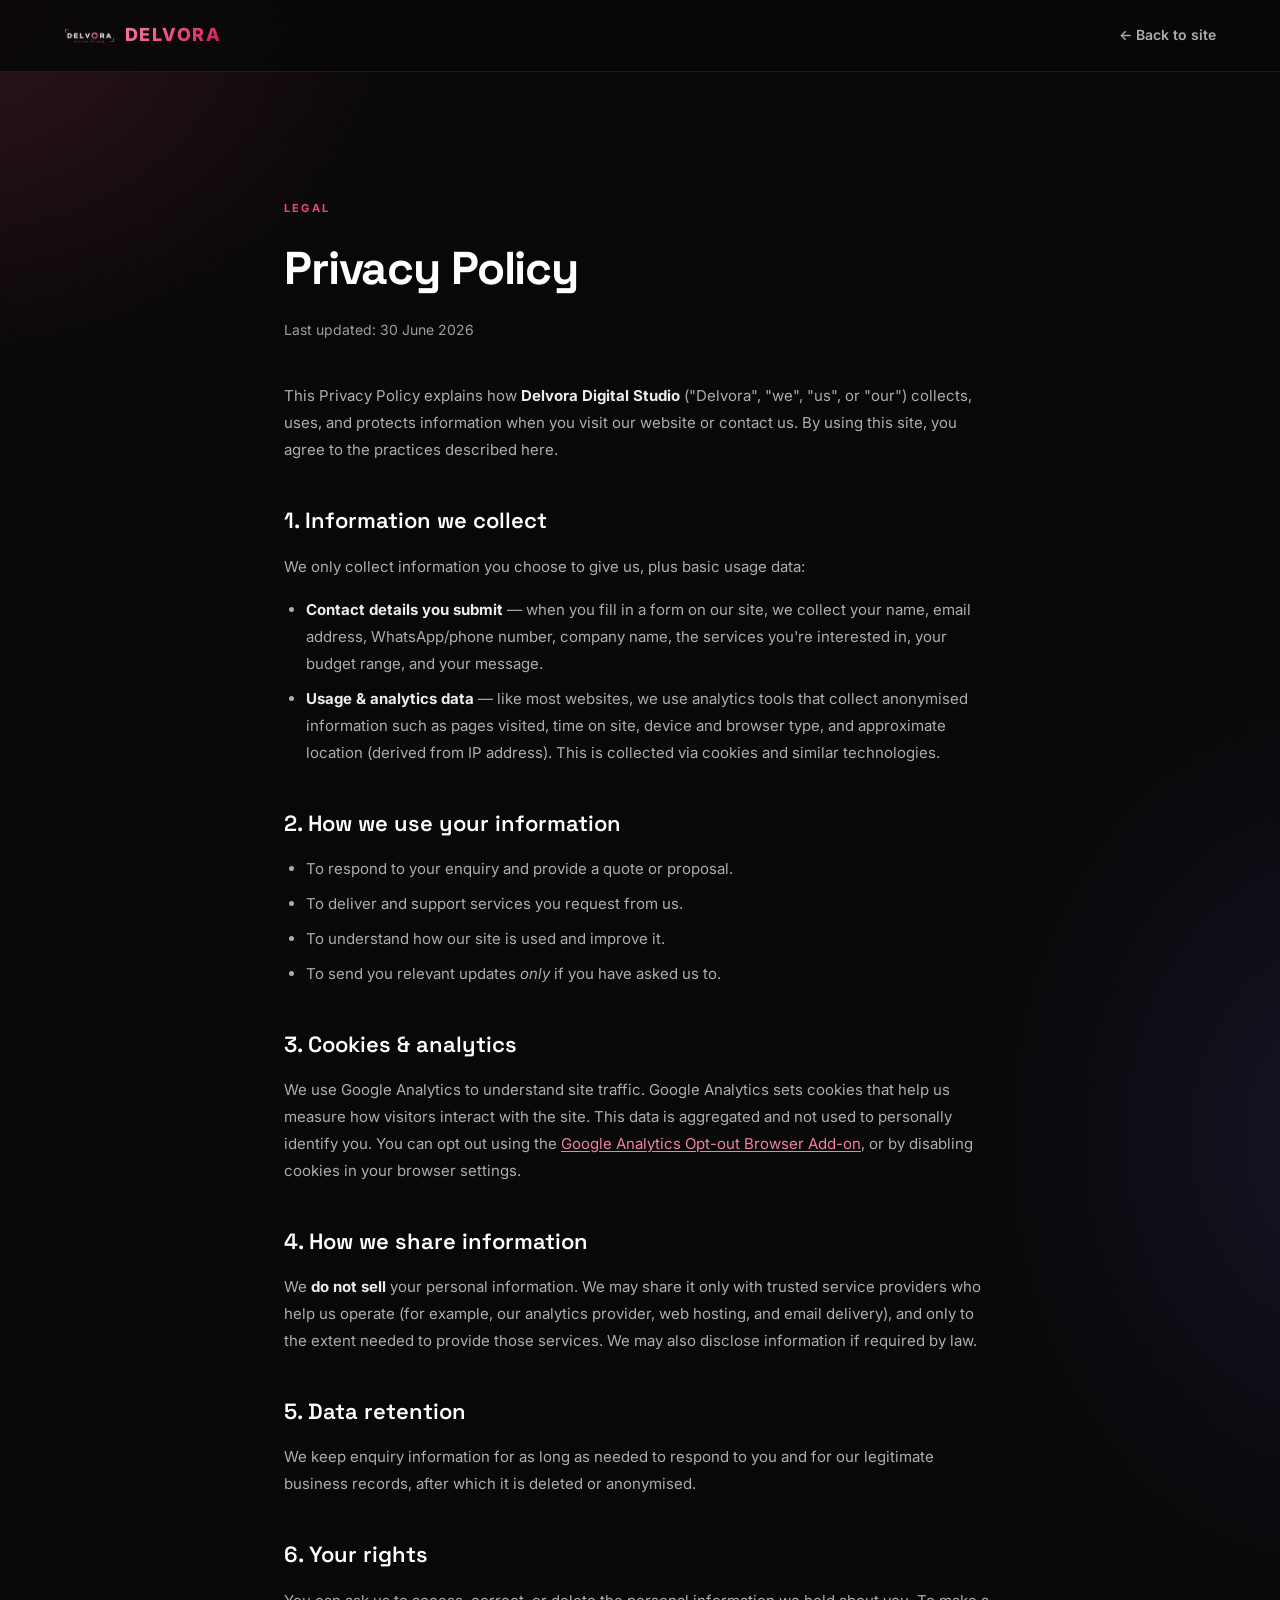
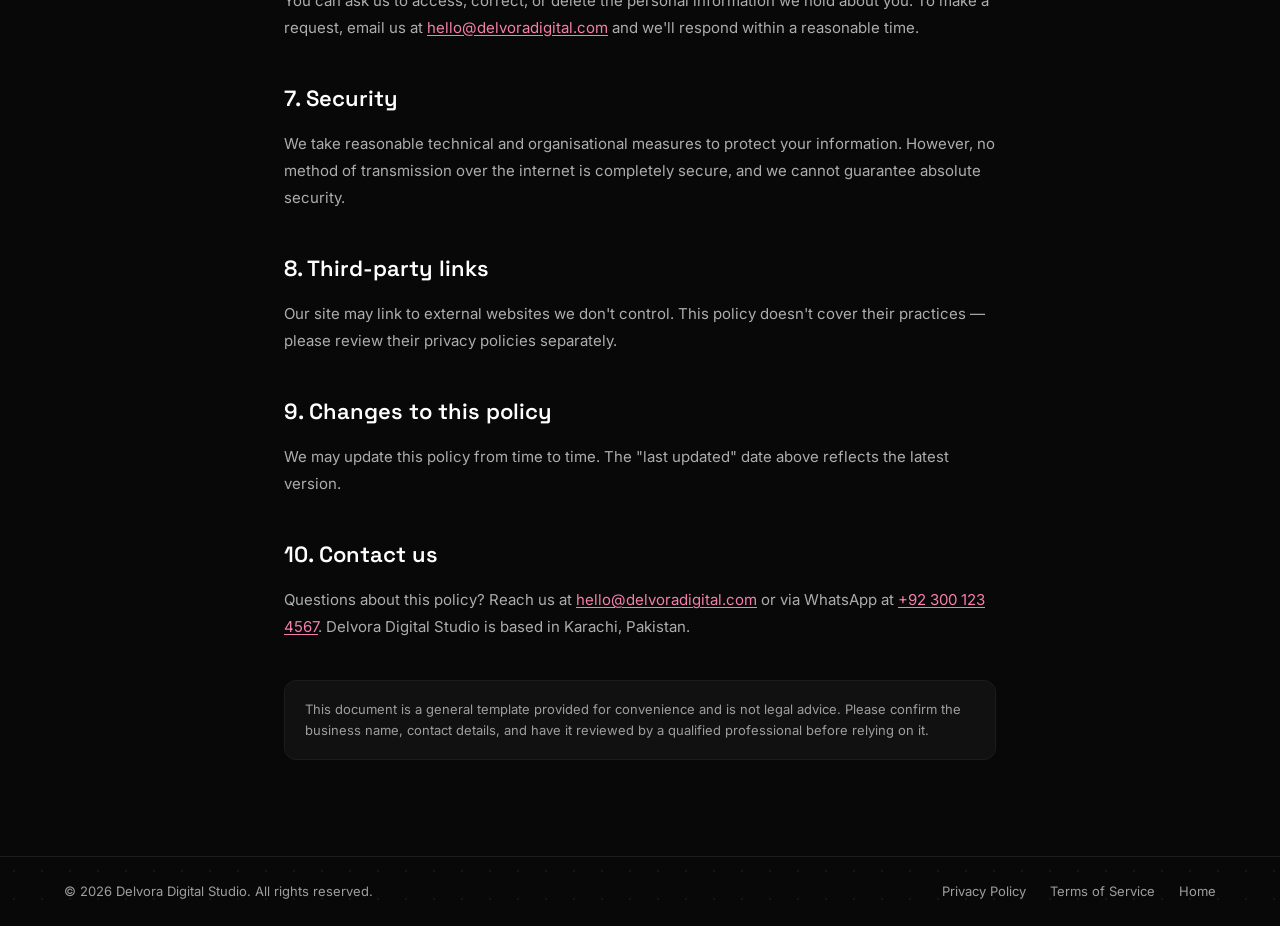
<file: privacy.html>
<!DOCTYPE html>
<html lang="en">
<head>
  <meta charset="UTF-8">
  <meta name="viewport" content="width=device-width, initial-scale=1.0">
  <title>Privacy Policy — Delvora Digital Studio</title>
  <meta name="description" content="How Delvora Digital Studio collects, uses, and protects your personal information.">
  <meta name="robots" content="noindex, follow">
  <meta name="theme-color" content="#080808">
  <link rel="canonical" href="https://delvoradigital.com/privacy.html">

  <link rel="icon" type="image/svg+xml" href="assets/logo/delvora-mark.svg">
  <link rel="icon" type="image/png" href="assets/logo/delvora-logo.png">
  <link rel="preconnect" href="https://fonts.googleapis.com">
  <link rel="preconnect" href="https://fonts.gstatic.com" crossorigin>
  <link href="https://fonts.googleapis.com/css2?family=Inter:wght@400;500;600;700;800&family=Space+Grotesk:wght@500;600;700&display=swap" rel="stylesheet">
  <link rel="stylesheet" href="css/style.css">

  <!-- Google Analytics 4 — paste your Measurement ID into DELVORA_GA_ID below. -->
  <script>
    window.DELVORA_GA_ID = 'G-XXXXXXXXXX'; // <-- replace with your GA4 ID
    (function () {
      var id = window.DELVORA_GA_ID;
      if (!id || id.indexOf('XXXX') !== -1) return;
      var s = document.createElement('script');
      s.async = true;
      s.src = 'https://www.googletagmanager.com/gtag/js?id=' + id;
      document.head.appendChild(s);
      window.dataLayer = window.dataLayer || [];
      window.gtag = function () { dataLayer.push(arguments); };
      gtag('js', new Date());
      gtag('config', id);
    })();
  </script>
</head>
<body>

<nav class="legal-nav">
  <div class="container nav-inner">
    <a href="index.html" class="nav-logo">
      <img src="assets/logo/delvora-logo.png" alt="Delvora Digital Studio" class="logo-img" width="51" height="36">
      <span class="logo-text">DELVORA</span>
    </a>
    <a href="index.html" class="legal-back">← Back to site</a>
  </div>
</nav>

<main class="legal">
  <span class="legal-eyebrow">Legal</span>
  <h1>Privacy Policy</h1>
  <p class="legal-updated">Last updated: 30 June 2026</p>

  <p>This Privacy Policy explains how <strong>Delvora Digital Studio</strong> ("Delvora", "we", "us", or "our") collects, uses, and protects information when you visit our website or contact us. By using this site, you agree to the practices described here.</p>

  <h2>1. Information we collect</h2>
  <p>We only collect information you choose to give us, plus basic usage data:</p>
  <ul>
    <li><strong>Contact details you submit</strong> — when you fill in a form on our site, we collect your name, email address, WhatsApp/phone number, company name, the services you're interested in, your budget range, and your message.</li>
    <li><strong>Usage &amp; analytics data</strong> — like most websites, we use analytics tools that collect anonymised information such as pages visited, time on site, device and browser type, and approximate location (derived from IP address). This is collected via cookies and similar technologies.</li>
  </ul>

  <h2>2. How we use your information</h2>
  <ul>
    <li>To respond to your enquiry and provide a quote or proposal.</li>
    <li>To deliver and support services you request from us.</li>
    <li>To understand how our site is used and improve it.</li>
    <li>To send you relevant updates <em>only</em> if you have asked us to.</li>
  </ul>

  <h2>3. Cookies &amp; analytics</h2>
  <p>We use Google Analytics to understand site traffic. Google Analytics sets cookies that help us measure how visitors interact with the site. This data is aggregated and not used to personally identify you. You can opt out using the <a href="https://tools.google.com/dlpage/gaoptout" target="_blank" rel="noopener">Google Analytics Opt-out Browser Add-on</a>, or by disabling cookies in your browser settings.</p>

  <h2>4. How we share information</h2>
  <p>We <strong>do not sell</strong> your personal information. We may share it only with trusted service providers who help us operate (for example, our analytics provider, web hosting, and email delivery), and only to the extent needed to provide those services. We may also disclose information if required by law.</p>

  <h2>5. Data retention</h2>
  <p>We keep enquiry information for as long as needed to respond to you and for our legitimate business records, after which it is deleted or anonymised.</p>

  <h2>6. Your rights</h2>
  <p>You can ask us to access, correct, or delete the personal information we hold about you. To make a request, email us at <a href="mailto:hello@delvoradigital.com">hello@delvoradigital.com</a> and we'll respond within a reasonable time.</p>

  <h2>7. Security</h2>
  <p>We take reasonable technical and organisational measures to protect your information. However, no method of transmission over the internet is completely secure, and we cannot guarantee absolute security.</p>

  <h2>8. Third-party links</h2>
  <p>Our site may link to external websites we don't control. This policy doesn't cover their practices — please review their privacy policies separately.</p>

  <h2>9. Changes to this policy</h2>
  <p>We may update this policy from time to time. The "last updated" date above reflects the latest version.</p>

  <h2>10. Contact us</h2>
  <p>Questions about this policy? Reach us at <a href="mailto:hello@delvoradigital.com">hello@delvoradigital.com</a> or via WhatsApp at <a href="https://wa.me/923001234567" target="_blank" rel="noopener">+92 300 123 4567</a>. Delvora Digital Studio is based in Karachi, Pakistan.</p>

  <div class="legal-note">
    This document is a general template provided for convenience and is not legal advice. Please confirm the business name, contact details, and have it reviewed by a qualified professional before relying on it.
  </div>
</main>

<footer class="footer">
  <div class="container footer-inner">
    <div class="footer-bottom">
      <p>© 2026 Delvora Digital Studio. All rights reserved.</p>
      <div class="footer-bottom-links">
        <a href="privacy.html">Privacy Policy</a>
        <a href="terms.html">Terms of Service</a>
        <a href="index.html">Home</a>
      </div>
    </div>
  </div>
</footer>

</body>
</html>
</file>
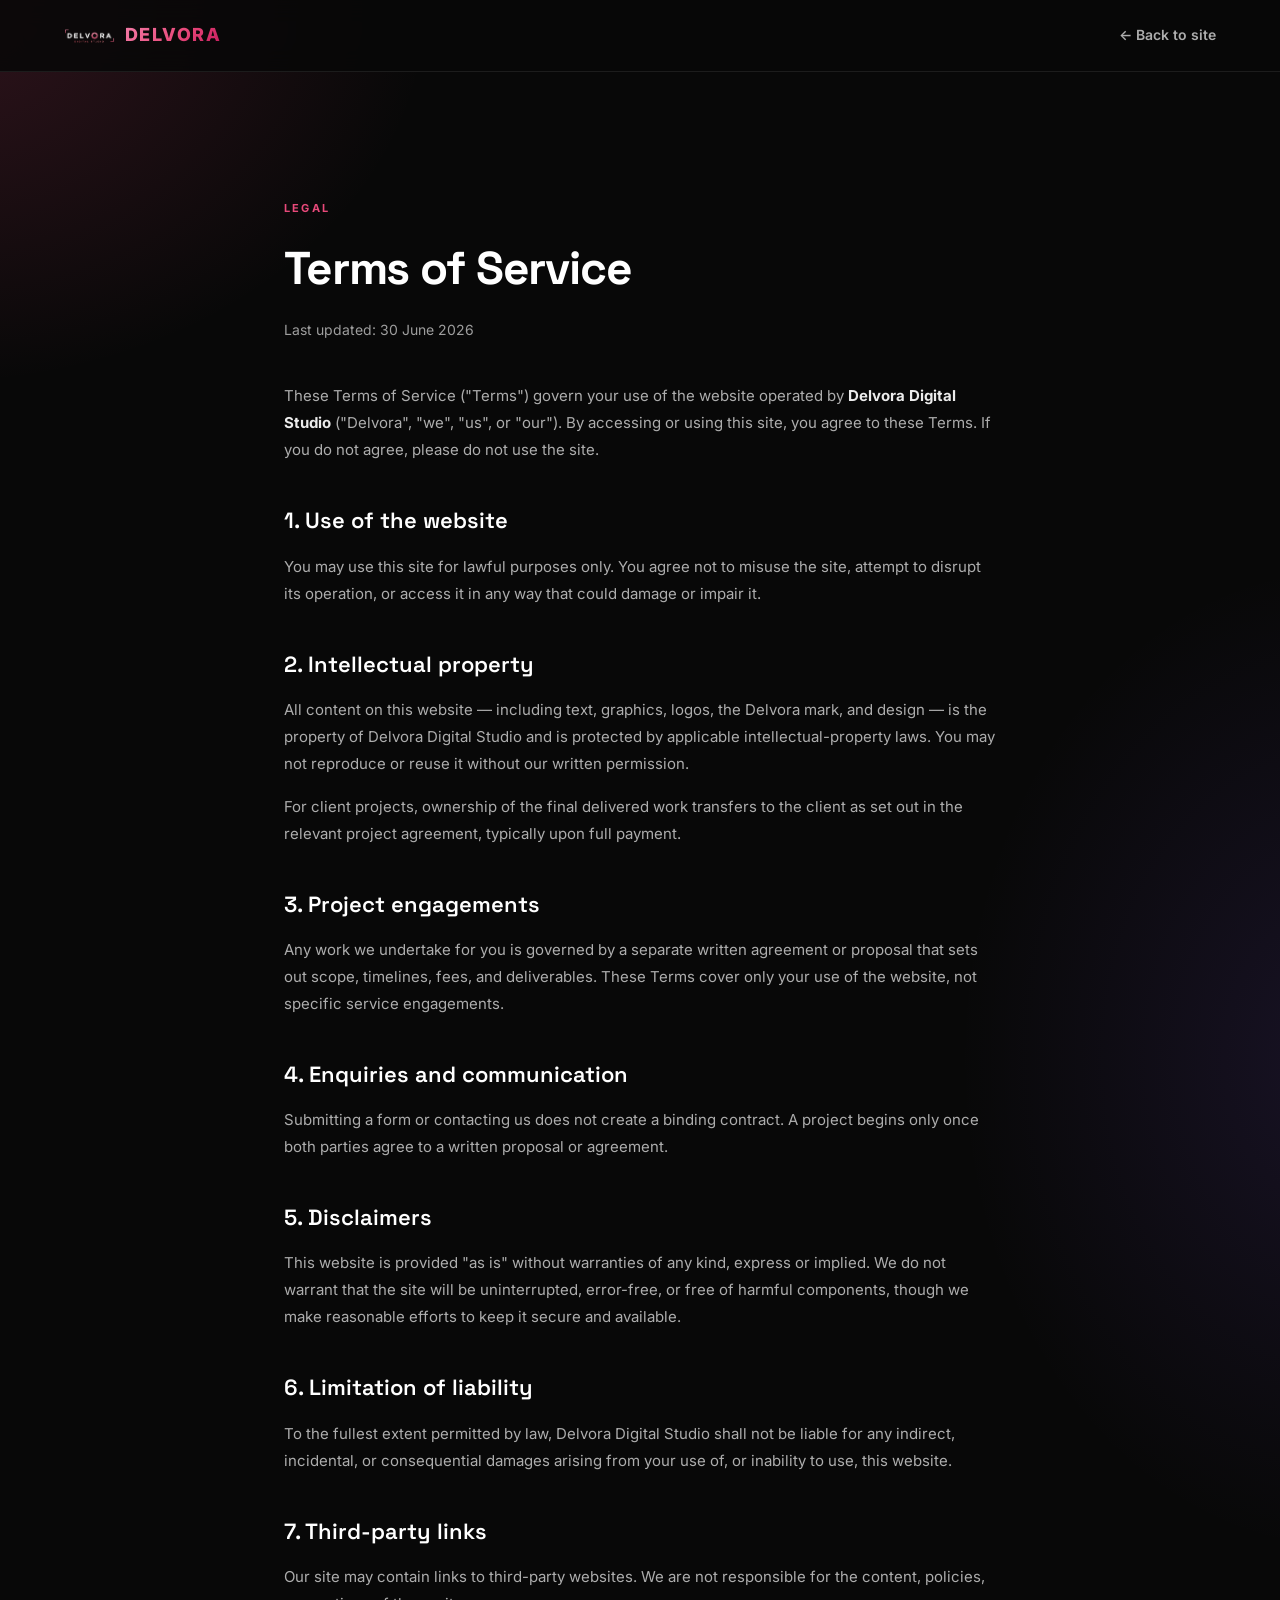
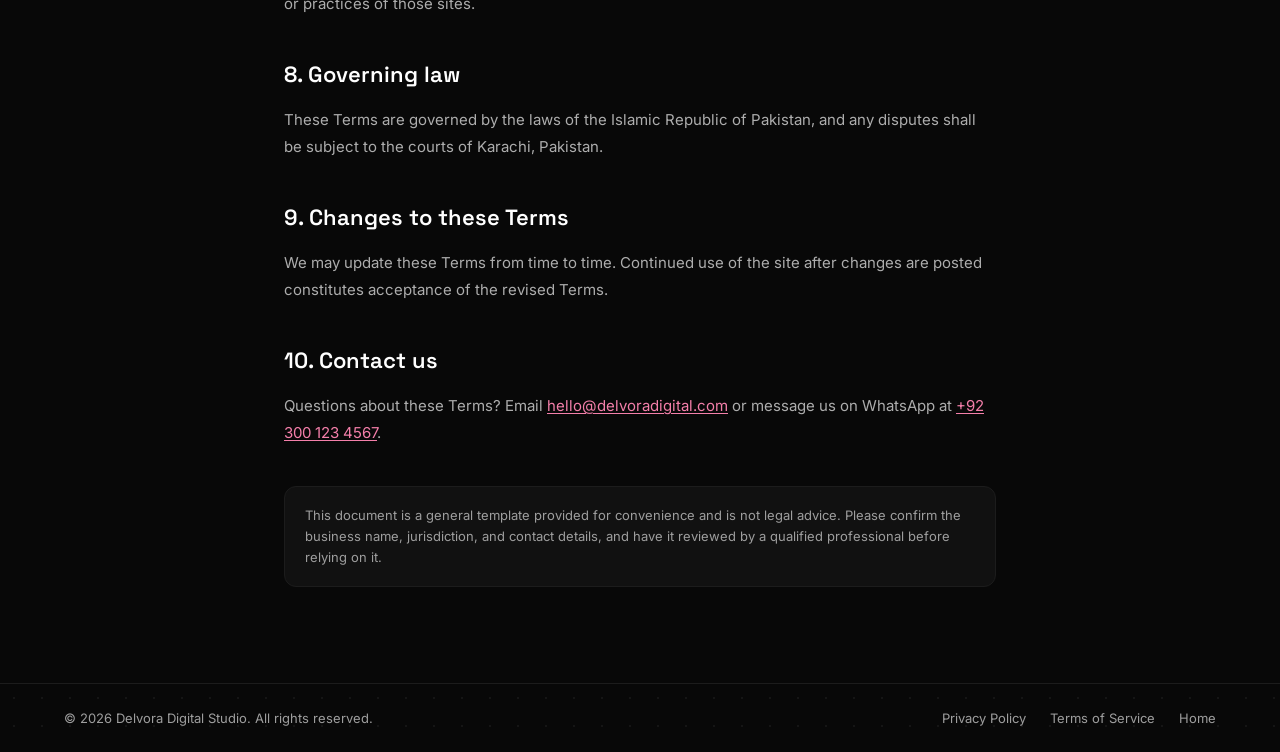
<file: terms.html>
<!DOCTYPE html>
<html lang="en">
<head>
  <meta charset="UTF-8">
  <meta name="viewport" content="width=device-width, initial-scale=1.0">
  <title>Terms of Service — Delvora Digital Studio</title>
  <meta name="description" content="The terms and conditions for using the Delvora Digital Studio website and services.">
  <meta name="robots" content="noindex, follow">
  <meta name="theme-color" content="#080808">
  <link rel="canonical" href="https://delvoradigital.com/terms.html">

  <link rel="icon" type="image/svg+xml" href="assets/logo/delvora-mark.svg">
  <link rel="icon" type="image/png" href="assets/logo/delvora-logo.png">
  <link rel="preconnect" href="https://fonts.googleapis.com">
  <link rel="preconnect" href="https://fonts.gstatic.com" crossorigin>
  <link href="https://fonts.googleapis.com/css2?family=Inter:wght@400;500;600;700;800&family=Space+Grotesk:wght@500;600;700&display=swap" rel="stylesheet">
  <link rel="stylesheet" href="css/style.css">

  <!-- Google Analytics 4 — paste your Measurement ID into DELVORA_GA_ID below. -->
  <script>
    window.DELVORA_GA_ID = 'G-XXXXXXXXXX'; // <-- replace with your GA4 ID
    (function () {
      var id = window.DELVORA_GA_ID;
      if (!id || id.indexOf('XXXX') !== -1) return;
      var s = document.createElement('script');
      s.async = true;
      s.src = 'https://www.googletagmanager.com/gtag/js?id=' + id;
      document.head.appendChild(s);
      window.dataLayer = window.dataLayer || [];
      window.gtag = function () { dataLayer.push(arguments); };
      gtag('js', new Date());
      gtag('config', id);
    })();
  </script>
</head>
<body>

<nav class="legal-nav">
  <div class="container nav-inner">
    <a href="index.html" class="nav-logo">
      <img src="assets/logo/delvora-logo.png" alt="Delvora Digital Studio" class="logo-img" width="51" height="36">
      <span class="logo-text">DELVORA</span>
    </a>
    <a href="index.html" class="legal-back">← Back to site</a>
  </div>
</nav>

<main class="legal">
  <span class="legal-eyebrow">Legal</span>
  <h1>Terms of Service</h1>
  <p class="legal-updated">Last updated: 30 June 2026</p>

  <p>These Terms of Service ("Terms") govern your use of the website operated by <strong>Delvora Digital Studio</strong> ("Delvora", "we", "us", or "our"). By accessing or using this site, you agree to these Terms. If you do not agree, please do not use the site.</p>

  <h2>1. Use of the website</h2>
  <p>You may use this site for lawful purposes only. You agree not to misuse the site, attempt to disrupt its operation, or access it in any way that could damage or impair it.</p>

  <h2>2. Intellectual property</h2>
  <p>All content on this website — including text, graphics, logos, the Delvora mark, and design — is the property of Delvora Digital Studio and is protected by applicable intellectual-property laws. You may not reproduce or reuse it without our written permission.</p>
  <p>For client projects, ownership of the final delivered work transfers to the client as set out in the relevant project agreement, typically upon full payment.</p>

  <h2>3. Project engagements</h2>
  <p>Any work we undertake for you is governed by a separate written agreement or proposal that sets out scope, timelines, fees, and deliverables. These Terms cover only your use of the website, not specific service engagements.</p>

  <h2>4. Enquiries and communication</h2>
  <p>Submitting a form or contacting us does not create a binding contract. A project begins only once both parties agree to a written proposal or agreement.</p>

  <h2>5. Disclaimers</h2>
  <p>This website is provided "as is" without warranties of any kind, express or implied. We do not warrant that the site will be uninterrupted, error-free, or free of harmful components, though we make reasonable efforts to keep it secure and available.</p>

  <h2>6. Limitation of liability</h2>
  <p>To the fullest extent permitted by law, Delvora Digital Studio shall not be liable for any indirect, incidental, or consequential damages arising from your use of, or inability to use, this website.</p>

  <h2>7. Third-party links</h2>
  <p>Our site may contain links to third-party websites. We are not responsible for the content, policies, or practices of those sites.</p>

  <h2>8. Governing law</h2>
  <p>These Terms are governed by the laws of the Islamic Republic of Pakistan, and any disputes shall be subject to the courts of Karachi, Pakistan.</p>

  <h2>9. Changes to these Terms</h2>
  <p>We may update these Terms from time to time. Continued use of the site after changes are posted constitutes acceptance of the revised Terms.</p>

  <h2>10. Contact us</h2>
  <p>Questions about these Terms? Email <a href="mailto:hello@delvoradigital.com">hello@delvoradigital.com</a> or message us on WhatsApp at <a href="https://wa.me/923001234567" target="_blank" rel="noopener">+92 300 123 4567</a>.</p>

  <div class="legal-note">
    This document is a general template provided for convenience and is not legal advice. Please confirm the business name, jurisdiction, and contact details, and have it reviewed by a qualified professional before relying on it.
  </div>
</main>

<footer class="footer">
  <div class="container footer-inner">
    <div class="footer-bottom">
      <p>© 2026 Delvora Digital Studio. All rights reserved.</p>
      <div class="footer-bottom-links">
        <a href="privacy.html">Privacy Policy</a>
        <a href="terms.html">Terms of Service</a>
        <a href="index.html">Home</a>
      </div>
    </div>
  </div>
</footer>

</body>
</html>
</file>
<file: css/style.css>
/* =====================================================
   DELVORA DIGITAL STUDIO — Main Stylesheet
   ===================================================== */

/* ---- RESET & ROOT ---- */
*, *::before, *::after { box-sizing: border-box; margin: 0; padding: 0; }

:root {
  --pink:        #E8497A;
  --pink-light:  #F47FAA;
  --pink-dark:   #C2185B;
  --pink-glow:   rgba(232, 73, 122, 0.18);
  --pink-border: rgba(232, 73, 122, 0.25);

  --violet:      #8B5CF6;
  --violet-light:#A78BFA;

  --font-body:    'Inter', sans-serif;
  --font-display: 'Space Grotesk', 'Inter', sans-serif;

  --bg:          #080808;
  --bg-2:        #0F0F0F;
  --bg-card:     #111111;
  --bg-card-h:   #181818;

  --white:       #FFFFFF;
  --text:        #ECECEC;
  --text-muted:  #ADADAD;
  --text-dim:    #9E9E9E; /* lightened from #8C8C8C for WCAG AA on small (<=14px) text; only ever used on small text */

  --border:      #1C1C1C;
  --border-2:    #242424;

  --grad-pink:   linear-gradient(135deg, #F47FAA 0%, #E8497A 55%, #C2185B 100%);
  --grad-duo:    linear-gradient(120deg, #F47FAA 0%, #E8497A 45%, #8B5CF6 100%);
  --grad-dark:   linear-gradient(180deg, #0F0F0F 0%, #080808 100%);

  --radius:      12px;
  --radius-lg:   20px;
  --radius-pill: 999px;

  --shadow:      0 4px 24px rgba(0,0,0,0.4);
  --shadow-pink: 0 8px 32px rgba(232, 73, 122, 0.25);

  --nav-h:       72px;
  --max-w:       1200px;

  --ease-out:    cubic-bezier(0.22, 1, 0.36, 1);
}

html { -webkit-font-smoothing: antialiased; }

body {
  font-family: var(--font-body);
  background:
    radial-gradient(ellipse 900px 700px at -5% 0%,  rgba(232,73,122,0.18) 0%, transparent 55%),
    radial-gradient(ellipse 700px 900px at 105% 45%, rgba(139,92,246,0.12) 0%, transparent 55%),
    var(--bg);
  color: var(--text);
  line-height: 1.6;
  overflow-x: hidden;
}

::selection { background: var(--pink); color: #fff; }

img { max-width: 100%; display: block; }
a { text-decoration: none; color: inherit; }
ul { list-style: none; }

/* ---- KEYBOARD FOCUS (accessibility) ---- */
:focus-visible {
  outline: 2px solid var(--pink);
  outline-offset: 3px;
  border-radius: 4px;
}
a:focus-visible,
button:focus-visible,
input:focus-visible,
textarea:focus-visible,
.faq-q:focus-visible {
  outline: 2px solid var(--pink);
  outline-offset: 3px;
}
/* Don't show the ring on mouse click, only keyboard */
:focus:not(:focus-visible) { outline: none; }

/* ---- UTILITIES ---- */
.container {
  max-width: var(--max-w);
  margin: 0 auto;
  padding: 0 24px;
}

.section-pad { padding: 100px 0; }

.gradient-text {
  background: var(--grad-pink);
  -webkit-background-clip: text;
  -webkit-text-fill-color: transparent;
  background-clip: text;
}

.section-tag {
  display: inline-flex;
  align-items: center;
  gap: 12px;
  font-size: 11px;
  font-weight: 700;
  letter-spacing: 0.2em;
  text-transform: uppercase;
  color: var(--pink);
  margin-bottom: 28px;
  background: none;
  border: none;
  padding: 0;
}
.section-tag::before {
  content: '';
  display: block;
  width: 28px;
  height: 2px;
  background: var(--grad-duo);
  border-radius: 2px;
  flex-shrink: 0;
}

.section-heading {
  font-family: var(--font-display);
  font-size: clamp(30px, 3.8vw, 52px);
  font-weight: 700;
  line-height: 1.18;
  letter-spacing: -0.025em;
  color: var(--white);
  margin-bottom: 20px;
}

.section-sub {
  font-size: 17px;
  line-height: 1.75;
  color: var(--text-muted);
  max-width: 560px;
  margin-bottom: 56px;
}

/* ---- BUTTONS ---- */
.btn {
  display: inline-flex;
  align-items: center;
  justify-content: center;
  gap: 8px;
  font-family: 'Inter', sans-serif;
  font-size: 14px;
  font-weight: 600;
  border-radius: var(--radius-pill);
  padding: 12px 24px;
  cursor: pointer;
  border: none;
  transition: transform 0.2s var(--ease-out), box-shadow 0.2s var(--ease-out), opacity 0.2s;
  white-space: nowrap;
}
.btn:hover { transform: translateY(-2px); }
.btn:active { transform: translateY(0); }

.btn-primary {
  background: var(--grad-pink);
  color: #fff;
  box-shadow: 0 4px 20px rgba(232,73,122,0.3);
}
.btn-primary:hover { box-shadow: 0 8px 32px rgba(232,73,122,0.45); }

.btn-outline {
  background: transparent;
  color: var(--white);
  border: 1.5px solid var(--border-2);
}
.btn-outline:hover { border-color: var(--pink); color: var(--pink); }

.btn-lg { padding: 15px 32px; font-size: 15px; }
.btn-full { width: 100%; }

/* ---- SCROLL PROGRESS BAR ---- */
.scroll-progress {
  position: fixed;
  top: 0; left: 0;
  height: 2px;
  width: 100%;
  background: var(--grad-duo);
  transform-origin: left center;
  transform: scaleX(0);
  z-index: 9999;
  pointer-events: none;
}

/* ---- CUSTOM CURSOR ---- */
.cursor-dot {
  width: 8px; height: 8px;
  background: var(--pink);
  border-radius: 50%;
  position: fixed;
  top: 0; left: 0;
  pointer-events: none;
  z-index: 9998;
  will-change: transform;
  transition: opacity 0.3s, width 0.25s var(--ease-out), height 0.25s var(--ease-out), background 0.25s;
}
.cursor-ring {
  width: 38px; height: 38px;
  border: 1.5px solid rgba(232, 73, 122, 0.55);
  border-radius: 50%;
  position: fixed;
  top: 0; left: 0;
  pointer-events: none;
  z-index: 9997;
  will-change: transform;
  transition: width 0.35s var(--ease-out), height 0.35s var(--ease-out), border-color 0.35s, opacity 0.3s;
}
.cursor-dot.hovering  { width: 0; height: 0; opacity: 0; }
.cursor-ring.hovering { width: 56px; height: 56px; border-color: var(--pink); }
.cursor-dot.hidden, .cursor-ring.hidden { opacity: 0; }

/* hide custom cursor on touch devices */
@media (hover: none) {
  .cursor-dot, .cursor-ring { display: none; }
}

/* ---- HERO TEXT MASK REVEAL ---- */
.line-wrap {
  display: block;
  overflow: hidden;
  padding-bottom: 6px;
}
.h-line {
  display: block;
  transform: translateY(110%);
  transition: transform 0.95s cubic-bezier(0.22, 1, 0.36, 1);
}
.h-line.visible { transform: translateY(0); }

/* ---- WORD SPLIT ANIMATION (for section headings) ---- */
.word-wrap { display: inline-block; overflow: hidden; vertical-align: bottom; }
.word-inner {
  display: inline-block;
  transform: translateY(110%);
  transition: transform 0.75s cubic-bezier(0.22, 1, 0.36, 1);
}
.word-inner.visible { transform: translateY(0); }

/* ---- REVEAL ANIMATION BASE (improved) ---- */
.reveal {
  opacity: 0;
  transform: translateY(28px);
  transition: opacity 0.75s var(--ease-out), transform 0.75s var(--ease-out);
}
.reveal.visible {
  opacity: 1;
  transform: translateY(0);
}

/* ---- CARD SPOTLIGHT EFFECT ---- */
.service-card::before,
.why-card::before {
  content: '';
  position: absolute;
  inset: 0;
  border-radius: inherit;
  background: radial-gradient(
    280px circle at var(--mouse-x, 50%) var(--mouse-y, 50%),
    rgba(232, 73, 122, 0.08),
    transparent 70%
  );
  opacity: 0;
  transition: opacity 0.4s;
  pointer-events: none;
  z-index: 0;
}
.service-card:hover::before,
.why-card:hover::before { opacity: 1; }
.service-card > *,
.why-card > * { position: relative; z-index: 1; }

/* ---- BUTTON SHINE ---- */
.btn-primary { position: relative; overflow: hidden; }
.btn-primary::before {
  content: '';
  position: absolute;
  top: 0; left: -100%;
  width: 60%;
  height: 100%;
  background: linear-gradient(120deg, transparent, rgba(255,255,255,0.22), transparent);
  transform: skewX(-20deg);
  transition: left 0.55s ease;
}
.btn-primary:hover::before { left: 160%; }

/* ---- 3D TILT — cards ---- */
.service-card,
.project-card,
.why-card,
.team-card-pro {
  transform-style: preserve-3d;
  will-change: transform;
}

/* ---- HERO CANVAS & CURSOR GLOW ---- */
.hero-canvas {
  position: absolute;
  inset: 0;
  width: 100%;
  height: 100%;
  pointer-events: none;
  z-index: 1;
  opacity: 0;
  transition: opacity 1.2s ease;
}
.hero-canvas.ready { opacity: 1; }

.hero-cursor-glow {
  position: absolute;
  width: 650px;
  height: 650px;
  background: radial-gradient(circle, rgba(232, 73, 122, 0.10) 0%, rgba(232, 73, 122, 0.04) 40%, transparent 70%);
  border-radius: 50%;
  pointer-events: none;
  z-index: 1;
  will-change: transform;
  top: 0; left: 0;
  transform: translate(-50%, -50%);
  transition: opacity 0.6s ease;
  opacity: 0;
}
.hero-cursor-glow.active { opacity: 1; }


/* =====================================================
   NAVBAR
   ===================================================== */
.navbar {
  position: fixed;
  top: 0; left: 0; right: 0;
  z-index: 1000;
  height: var(--nav-h);
  transition: background 0.3s, backdrop-filter 0.3s, border-bottom 0.3s;
}
.navbar.scrolled {
  background: rgba(8,8,8,0.9);
  backdrop-filter: blur(16px);
  -webkit-backdrop-filter: blur(16px);
  border-bottom: 1px solid var(--border);
}

.nav-inner {
  display: flex;
  align-items: center;
  justify-content: space-between;
  height: var(--nav-h);
}

.nav-logo {
  display: flex;
  align-items: center;
  gap: 10px;
  flex-shrink: 0;
}
.logo-img { height: 36px; width: auto; }
.logo-text {
  font-size: 18px;
  font-weight: 800;
  letter-spacing: 0.08em;
  background: var(--grad-pink);
  -webkit-background-clip: text;
  -webkit-text-fill-color: transparent;
  background-clip: text;
}

.nav-links {
  display: flex;
  align-items: center;
  gap: 36px;
}
.nav-link {
  font-size: 14px;
  font-weight: 500;
  color: var(--text-muted);
  transition: color 0.2s;
  position: relative;
}
.nav-link::after {
  content: '';
  position: absolute;
  bottom: -4px; left: 0;
  width: 0; height: 2px;
  background: var(--grad-pink);
  border-radius: 2px;
  transition: width 0.3s var(--ease-out);
}
.nav-link:hover,
.nav-link.active { color: var(--white); }
.nav-link:hover::after,
.nav-link.active::after { width: 100%; }

.nav-cta { display: inline-flex; }

.hamburger {
  display: none;
  flex-direction: column;
  gap: 5px;
  background: none;
  border: none;
  cursor: pointer;
  padding: 4px;
}
.hamburger span {
  display: block;
  width: 24px; height: 2px;
  background: var(--white);
  border-radius: 2px;
  transition: transform 0.3s, opacity 0.3s;
}
.hamburger.open span:nth-child(1) { transform: translateY(7px) rotate(45deg); }
.hamburger.open span:nth-child(2) { opacity: 0; }
.hamburger.open span:nth-child(3) { transform: translateY(-7px) rotate(-45deg); }

.mobile-menu {
  display: none;
  flex-direction: column;
  gap: 8px;
  padding: 20px 24px 28px;
  background: rgba(8,8,8,0.98);
  backdrop-filter: blur(20px);
  border-bottom: 1px solid var(--border);
}
.mobile-menu.open { display: flex; }
.mobile-menu ul { display: flex; flex-direction: column; gap: 4px; margin-bottom: 16px; }
.mobile-link {
  display: block;
  padding: 12px 0;
  font-size: 16px;
  font-weight: 500;
  color: var(--text-muted);
  border-bottom: 1px solid var(--border);
  transition: color 0.2s;
}
.mobile-link:hover { color: var(--pink); }
.mobile-cta { align-self: flex-start; }


/* =====================================================
   HERO
   ===================================================== */
.hero {
  min-height: 100vh;
  display: flex;
  align-items: center;
  justify-content: center;
  position: relative;
  overflow: hidden;
  padding-top: var(--nav-h);
}

.hero-bg {
  position: absolute;
  inset: 0;
  pointer-events: none;
}

.orb {
  position: absolute;
  border-radius: 50%;
  filter: blur(80px);
  opacity: 0.5;
}
.orb-1 {
  width: 600px; height: 600px;
  background: radial-gradient(circle, rgba(232,73,122,0.35) 0%, transparent 70%);
  top: -100px; left: -150px;
  animation: orbFloat 8s ease-in-out infinite alternate;
}
.orb-2 {
  width: 500px; height: 500px;
  background: radial-gradient(circle, rgba(194,24,91,0.25) 0%, transparent 70%);
  bottom: -50px; right: -100px;
  animation: orbFloat 10s ease-in-out infinite alternate-reverse;
}
.orb-3 {
  width: 300px; height: 300px;
  background: radial-gradient(circle, rgba(244,127,170,0.2) 0%, transparent 70%);
  top: 50%; left: 50%;
  transform: translate(-50%, -50%);
  animation: orbFloat 6s ease-in-out infinite alternate;
}

@keyframes orbFloat {
  from { transform: translate(0, 0) scale(1); }
  to   { transform: translate(30px, 20px) scale(1.05); }
}

.hero-grid-overlay {
  position: absolute;
  inset: 0;
  background-image:
    linear-gradient(rgba(255,255,255,0.02) 1px, transparent 1px),
    linear-gradient(90deg, rgba(255,255,255,0.02) 1px, transparent 1px);
  background-size: 60px 60px;
  mask-image: radial-gradient(ellipse 80% 80% at 50% 50%, black 30%, transparent 100%);
}

.hero-content {
  position: relative;
  z-index: 3;
  display: grid;
  grid-template-columns: 1.08fr 0.92fr;
  align-items: center;
  gap: 56px;
  padding: 80px 24px;
}
.hero-copy { text-align: left; }

.hero-eyebrow {
  display: inline-flex;
  align-items: center;
  gap: 8px;
  font-size: 13px;
  font-weight: 500;
  color: var(--text-muted);
  letter-spacing: 0.05em;
  margin-bottom: 32px;
  opacity: 0;
  transform: translateY(16px);
  transition: opacity 0.7s var(--ease-out), transform 0.7s var(--ease-out);
}
.hero-eyebrow.visible { opacity: 1; transform: translateY(0); }

.eyebrow-dot {
  width: 6px; height: 6px;
  background: var(--pink);
  border-radius: 50%;
  animation: pulse 2s ease-in-out infinite;
}
@keyframes pulse {
  0%, 100% { opacity: 1; transform: scale(1); }
  50%       { opacity: 0.5; transform: scale(1.4); }
}

.hero-headline {
  font-family: var(--font-display);
  font-size: clamp(48px, 8vw, 92px);
  font-weight: 700;
  line-height: 1.05;
  letter-spacing: -0.04em;
  color: var(--white);
  margin-bottom: 28px;
  display: flex;
  flex-direction: column;
  gap: 4px;
}

.h-line {
  display: block;
  opacity: 0;
  transform: translateY(40px);
  transition: opacity 0.7s var(--ease-out), transform 0.7s var(--ease-out);
}
.h-line.visible { opacity: 1; transform: translateY(0); }

.hero-sub {
  font-size: clamp(16px, 2vw, 20px);
  color: var(--text-muted);
  max-width: 520px;
  margin: 0 0 40px;
  opacity: 0;
  transform: translateY(18px);
  transition: opacity 0.8s var(--ease-out), transform 0.8s var(--ease-out);
}
.hero-sub.visible { opacity: 1; transform: translateY(0); }

.hero-actions {
  display: flex;
  align-items: center;
  justify-content: flex-start;
  gap: 16px;
  flex-wrap: wrap;
  opacity: 0;
  transform: translateY(18px);
  transition: opacity 0.8s var(--ease-out), transform 0.8s var(--ease-out);
}
.hero-actions.visible { opacity: 1; transform: translateY(0); }

/* ---- HERO VISUAL (3D brand mark + floating cards) ---- */
.hero-visual {
  position: relative;
  opacity: 0;
  transform: translateY(24px) scale(0.97);
  animation: heroVisualIn 1s var(--ease-out) 0.9s forwards;
}
@keyframes heroVisualIn {
  to { opacity: 1; transform: translateY(0) scale(1); }
}

/* 3D rotating Delvora mark */
.brand3d {
  position: relative;
  width: min(340px, 80%);
  aspect-ratio: 1 / 1;
  margin: 0 auto;
  perspective: 1100px;
  pointer-events: none;
}
.brand3d-glow {
  position: absolute;
  inset: -16%;
  background: radial-gradient(circle, rgba(232,73,122,0.24) 0%, rgba(139,92,246,0.12) 45%, transparent 70%);
  filter: blur(24px);
}
.brand3d-rotor {
  position: absolute;
  inset: 0;
  transform-style: preserve-3d;
  animation: brand3dSpin 18s linear infinite;
}
@keyframes brand3dSpin {
  from { transform: rotateX(-14deg) rotateY(0deg); }
  to   { transform: rotateX(-14deg) rotateY(360deg); }
}
.brand3d svg {
  position: absolute;
  inset: 0;
  width: 100%;
  height: 100%;
  transform: translateZ(var(--z, 0));
}
.brand3d .b3d-layer { stroke: #5A0E29; }
.brand3d .b3d-face {
  stroke: url(#delvoraGrad);
  filter: drop-shadow(0 0 9px rgba(232,73,122,0.5));
}

.hero-float {
  position: absolute;
  display: flex;
  flex-direction: column;
  gap: 2px;
  background: rgba(17,17,17,0.72);
  backdrop-filter: blur(10px);
  -webkit-backdrop-filter: blur(10px);
  border: 1px solid var(--border-2);
  border-radius: 14px;
  padding: 14px 18px;
  box-shadow: 0 20px 40px rgba(0,0,0,0.45);
}
.hero-float strong {
  font-family: var(--font-display);
  font-size: 24px;
  font-weight: 700;
  background: var(--grad-duo);
  -webkit-background-clip: text;
  -webkit-text-fill-color: transparent;
  background-clip: text;
}
.hero-float span { font-size: 11px; color: var(--text-muted); white-space: nowrap; }
.hf-stars { color: var(--pink-light) !important; letter-spacing: 2px; font-size: 13px !important; }
.hf-1 { top: -26px; left: -34px; animation: heroFloat 5s ease-in-out infinite alternate; }
.hf-2 { bottom: -28px; right: -26px; animation: heroFloat 6s ease-in-out infinite alternate-reverse; }
@keyframes heroFloat {
  from { transform: translateY(0); }
  to   { transform: translateY(-12px); }
}

.hero-scroll {
  position: absolute;
  bottom: 36px;
  left: 50%;
  transform: translateX(-50%);
  display: flex;
  flex-direction: column;
  align-items: center;
  gap: 8px;
  opacity: 0;
  transition: opacity 1s var(--ease-out);
  z-index: 3;
}
.hero-scroll.visible { opacity: 1; }

.scroll-line {
  width: 1px; height: 48px;
  background: linear-gradient(to bottom, var(--pink), transparent);
  animation: scrollPulse 2s ease-in-out infinite;
}
@keyframes scrollPulse {
  0%, 100% { opacity: 0.4; transform: scaleY(0.8); }
  50%       { opacity: 1;   transform: scaleY(1); }
}
.hero-scroll span { font-size: 10px; letter-spacing: 0.15em; color: var(--text-dim); text-transform: uppercase; }


/* =====================================================
   CLIENT MARQUEE
   ===================================================== */
.marquee-section {
  border-top: 1px solid var(--border);
  border-bottom: 1px solid var(--border);
  padding: 32px 0;
  overflow: hidden;
  background: var(--bg-2);
}

.marquee-label {
  text-align: center;
  font-size: 12px;
  font-weight: 500;
  letter-spacing: 0.1em;
  text-transform: uppercase;
  color: var(--text-muted);
  margin-bottom: 24px;
}

.marquee-wrap { overflow: hidden; position: relative; }
.marquee-wrap::before,
.marquee-wrap::after {
  content: '';
  position: absolute;
  top: 0; bottom: 0;
  width: 120px;
  z-index: 2;
  pointer-events: none;
}
.marquee-wrap::before { left: 0; background: linear-gradient(to right, var(--bg-2), transparent); }
.marquee-wrap::after  { right: 0; background: linear-gradient(to left, var(--bg-2), transparent); }

.marquee-slide {
  display: flex;
  gap: 0;
  animation: marquee 30s linear infinite;
  width: max-content;
}
.marquee-slide:hover { animation-play-state: paused; }

@keyframes marquee {
  from { transform: translateX(0); }
  to   { transform: translateX(-50%); }
}

.marquee-item {
  display: flex;
  align-items: center;
  gap: 10px;
  padding: 0 40px;
  font-size: 14px;
  font-weight: 600;
  color: var(--text-muted);
  white-space: nowrap;
  letter-spacing: 0.05em;
  border-right: 1px solid var(--border);
  transition: color 0.2s;
}
.marquee-item:hover { color: var(--white); }

.client-dot {
  width: 6px; height: 6px;
  background: var(--pink);
  border-radius: 50%;
  flex-shrink: 0;
}


/* =====================================================
   ABOUT / WHO WE ARE
   ===================================================== */
.about {
  background:
    radial-gradient(circle, rgba(255,255,255,0.07) 1px, transparent 1px) 0 0 / 28px 28px,
    radial-gradient(ellipse 55% 50% at 100% 0%, rgba(232,73,122,0.20) 0%, transparent 60%),
    var(--bg);
}

.about-grid {
  display: grid;
  grid-template-columns: 1fr 1fr;
  gap: 80px;
  align-items: center;
}

.about-left .section-tag { margin-bottom: 16px; }
.about-left .section-heading { margin-bottom: 20px; }

.about-desc {
  font-size: 17px;
  color: var(--text-muted);
  margin-bottom: 20px;
  line-height: 1.75;
}
.about-left .btn { margin-top: 12px; }

.stats-block {
  display: grid;
  grid-template-columns: 1fr 1fr;
  gap: 2px;
  background: var(--border);
  border: 1px solid var(--border);
  border-radius: var(--radius-lg);
  overflow: hidden;
}

.stat-card {
  background: var(--bg-card);
  padding: 40px 32px;
  display: flex;
  flex-direction: column;
  gap: 8px;
  transition: background 0.3s;
}
.stat-card:hover { background: var(--bg-card-h); }

.stat-val {
  display: flex;
  align-items: baseline;
  gap: 2px;
}

.count {
  font-family: var(--font-display);
  font-size: 52px;
  font-weight: 700;
  line-height: 1;
  background: var(--grad-pink);
  -webkit-background-clip: text;
  -webkit-text-fill-color: transparent;
  background-clip: text;
}

.stat-suffix {
  font-size: 28px;
  font-weight: 700;
  background: var(--grad-pink);
  -webkit-background-clip: text;
  -webkit-text-fill-color: transparent;
  background-clip: text;
}

.stat-label {
  font-size: 13px;
  color: var(--text-muted);
  font-weight: 500;
}


/* =====================================================
   SERVICES
   ===================================================== */
.services {
  background:
    radial-gradient(circle, rgba(255,255,255,0.05) 1px, transparent 1px) 0 0 / 28px 28px,
    radial-gradient(ellipse 45% 60% at 100% 50%, rgba(232,73,122,0.16) 0%, transparent 55%),
    var(--bg-2);
}
.services .section-heading, .services .section-sub {
  display: block;
}

.services-grid {
  display: grid;
  grid-template-columns: repeat(3, 1fr);
  gap: 1px;
  background: var(--border);
  border: 1px solid var(--border);
  border-radius: var(--radius-lg);
  overflow: hidden;
}

.service-card {
  background: var(--bg-card);
  padding: 40px 32px;
  display: flex;
  flex-direction: column;
  gap: 16px;
  position: relative;
  transition: background 0.3s;
  cursor: pointer;
}
/* ::before spotlight handles hover glow (defined in animation section above) */
.service-card:hover { background: var(--bg-card-h); }
.service-card:hover::after { opacity: 1; }

.service-icon-wrap {
  width: 52px; height: 52px;
  background: rgba(232,73,122,0.1);
  border: 1px solid var(--pink-border);
  border-radius: var(--radius);
  display: flex;
  align-items: center;
  justify-content: center;
  transition: background 0.3s, border-color 0.3s;
  flex-shrink: 0;
}
.service-card:hover .service-icon-wrap {
  background: rgba(232,73,122,0.2);
  border-color: rgba(232,73,122,0.5);
}

.service-icon {
  width: 24px; height: 24px;
  color: var(--pink-light);
}

.service-title {
  font-size: 18px;
  font-weight: 700;
  color: var(--white);
}

.service-desc {
  font-size: 14px;
  color: var(--text-muted);
  line-height: 1.7;
  flex: 1;
}

.service-tags {
  display: flex;
  flex-wrap: wrap;
  gap: 6px;
  margin-top: 4px;
}
.service-tags span {
  font-size: 11px;
  font-weight: 600;
  letter-spacing: 0.05em;
  color: var(--text-muted);
  background: var(--bg);
  border: 1px solid var(--border-2);
  border-radius: var(--radius-pill);
  padding: 3px 10px;
  transition: border-color 0.2s, color 0.2s;
}
.service-card:hover .service-tags span {
  border-color: var(--pink-border);
  color: var(--pink-light);
}

.service-arrow {
  font-size: 12px;
  font-weight: 600;
  letter-spacing: 0.04em;
  color: var(--pink-light);
  border: 1px solid var(--pink-border);
  background: rgba(232, 73, 122, 0.08);
  border-radius: var(--radius-pill);
  padding: 7px 16px;
  align-self: flex-start;
  margin-top: auto;
  transition: color 0.25s, border-color 0.25s, background 0.25s;
}
.service-card:hover .service-arrow {
  color: #fff;
  border-color: var(--pink);
  background: rgba(232, 73, 122, 0.22);
}


/* =====================================================
   PROJECTS CAROUSEL
   ===================================================== */
.projects {
  background:
    radial-gradient(circle, rgba(255,255,255,0.07) 1px, transparent 1px) 0 0 / 28px 28px,
    radial-gradient(ellipse 50% 60% at 0% 100%, rgba(139,92,246,0.18) 0%, transparent 60%),
    var(--bg);
}
.projects .container { margin-bottom: 40px; }

.drag-hint {
  font-size: 13px;
  color: var(--text-muted);
  font-weight: 500;
  letter-spacing: 0.05em;
  margin-top: 8px;
}

.carousel-wrap {
  overflow-x: auto;
  overflow-y: visible;
  cursor: grab;
  padding: 12px 0 32px;
  scrollbar-width: none;
  -ms-overflow-style: none;
}
.carousel-wrap::-webkit-scrollbar { display: none; }
.carousel-wrap.grabbing { cursor: grabbing; }

.carousel-track {
  display: flex;
  gap: 24px;
  padding: 0 calc((100vw - 1200px) / 2);
  padding-left: max(24px, calc((100vw - 1200px) / 2));
  padding-right: max(24px, calc((100vw - 1200px) / 2));
  width: max-content;
  user-select: none;
}

.project-card {
  width: 380px;
  flex-shrink: 0;
  border-radius: var(--radius-lg);
  overflow: hidden;
  background: var(--bg-card);
  border: 1px solid var(--border);
  transition: transform 0.3s var(--ease-out), border-color 0.3s;
}
.project-card:hover {
  transform: translateY(-6px);
  border-color: var(--pink-border);
}

.project-thumb {
  height: 260px;
  position: relative;
  overflow: hidden;
}
.project-img {
  position: absolute;
  inset: 0;
  width: 100%;
  height: 100%;
  object-fit: cover;
  object-position: center;
  display: block;
  transition: transform 0.6s var(--ease-out);
  z-index: 1;
}
.project-card:hover .project-img { transform: scale(1.05); }

.thumb-1 { background: linear-gradient(135deg, #1a0a10 0%, #3d1a28 50%, #E8497A 100%); }
.thumb-2 { background: linear-gradient(135deg, #0a0a1a 0%, #1a1a3d 50%, #4a4aE8 100%); }
.thumb-3 { background: linear-gradient(135deg, #0a1a10 0%, #1a3d28 50%, #4aE878 100%); }
.thumb-4 { background: linear-gradient(135deg, #1a0f00 0%, #3d2800 50%, #E8A84a 100%); }
.thumb-5 { background: linear-gradient(135deg, #1a001a 0%, #3d003d 50%, #E84aE8 100%); }
.thumb-6 { background: linear-gradient(135deg, #001a1a 0%, #003d3d 50%, #4aE8E8 100%); }

.project-overlay {
  position: absolute;
  inset: 0;
  background: rgba(0,0,0,0.5);
  display: flex;
  align-items: center;
  justify-content: center;
  opacity: 0;
  transition: opacity 0.3s;
  z-index: 2;
}
.project-card:hover .project-overlay { opacity: 1; }

.project-cta {
  font-size: 14px;
  font-weight: 600;
  color: #fff;
  background: var(--grad-pink);
  padding: 10px 24px;
  border-radius: var(--radius-pill);
  transform: translateY(8px);
  transition: transform 0.3s var(--ease-out);
}
.project-card:hover .project-cta { transform: translateY(0); }

.project-meta {
  padding: 20px 24px;
}
.project-meta h4 { font-size: 16px; font-weight: 700; color: var(--white); margin-bottom: 4px; }
.project-meta p  { font-size: 13px; color: var(--text-dim); }


/* =====================================================
   MID-PAGE CTA
   ===================================================== */
.cta-mid {
  position: relative;
  overflow: hidden;
  background:
    radial-gradient(circle, rgba(255,255,255,0.05) 1px, transparent 1px) 0 0 / 28px 28px,
    var(--bg-2);
  border-top: 1px solid var(--border);
  border-bottom: 1px solid var(--border);
  padding: 100px 0;
}

.cta-mid-bg { position: absolute; inset: 0; pointer-events: none; }
.cta-orb {
  position: absolute;
  width: 600px; height: 600px;
  background: radial-gradient(circle, rgba(232,73,122,0.12) 0%, transparent 70%);
  top: 50%; left: 50%;
  transform: translate(-50%, -50%);
  border-radius: 50%;
}

.cta-mid-inner { position: relative; z-index: 1; text-align: center; }

.cta-mid-heading {
  font-family: var(--font-display);
  font-size: clamp(28px, 4vw, 52px);
  font-weight: 700;
  color: var(--white);
  letter-spacing: -0.02em;
  margin-bottom: 16px;
  line-height: 1.15;
}

.cta-mid-sub {
  font-size: 17px;
  line-height: 1.75;
  color: var(--text-muted);
  max-width: 500px;
  margin: 0 auto 40px;
}


/* =====================================================
   TECH STACK
   ===================================================== */
.tech-section { background: var(--bg); }
.tech-section .section-heading { margin-bottom: 56px; }

.tech-marquee-wrap { overflow: hidden; position: relative; }
.tech-marquee-wrap::before,
.tech-marquee-wrap::after {
  content: '';
  position: absolute;
  top: 0; bottom: 0;
  width: 160px;
  z-index: 2;
  pointer-events: none;
}
.tech-marquee-wrap::before { left: 0; background: linear-gradient(to right, var(--bg), transparent); }
.tech-marquee-wrap::after  { right: 0; background: linear-gradient(to left, var(--bg), transparent); }

.tech-slide {
  display: flex;
  gap: 16px;
  width: max-content;
  animation: marqueeRev 40s linear infinite;
}

@keyframes marqueeRev {
  from { transform: translateX(-50%); }
  to   { transform: translateX(0); }
}

.tech-item {
  display: flex;
  flex-direction: column;
  align-items: center;
  gap: 10px;
  padding: 24px 28px;
  background: var(--bg-card);
  border: 1px solid var(--border);
  border-radius: var(--radius);
  min-width: 100px;
  transition: border-color 0.3s, background 0.3s;
  flex-shrink: 0;
}
.tech-item:hover {
  border-color: var(--pink-border);
  background: var(--bg-card-h);
}
.tech-item svg {
  width: 32px; height: 32px;
  color: var(--text-muted);
  transition: color 0.3s;
}
.tech-item:hover svg { color: var(--pink); }
.tech-item span {
  font-size: 12px;
  font-weight: 600;
  color: var(--text-muted);
  white-space: nowrap;
  transition: color 0.3s;
}
.tech-item:hover span { color: var(--white); }


/* =====================================================
   HOW WE WORK
   ===================================================== */
.process {
  background:
    radial-gradient(circle, rgba(255,255,255,0.05) 1px, transparent 1px) 0 0 / 28px 28px,
    radial-gradient(ellipse 50% 55% at 0% 100%, rgba(139,92,246,0.16) 0%, transparent 55%),
    var(--bg-2);
}
.process .section-sub { max-width: 640px; }

.process-grid {
  display: grid;
  grid-template-columns: repeat(2, 1fr);
  gap: 1px;
  background: var(--border);
  border: 1px solid var(--border);
  border-radius: var(--radius-lg);
  overflow: hidden;
  margin-top: 0;
}

.process-step {
  background: var(--bg-card);
  padding: 40px 36px;
  display: flex;
  gap: 24px;
  align-items: flex-start;
  transition: background 0.3s;
}
.process-step:hover { background: var(--bg-card-h); }

.step-num {
  font-family: var(--font-display);
  font-size: 36px;
  font-weight: 700;
  line-height: 1;
  background: var(--grad-duo);
  -webkit-background-clip: text;
  -webkit-text-fill-color: transparent;
  background-clip: text;
  flex-shrink: 0;
  opacity: 0.5;
  transition: opacity 0.3s;
}
.process-step:hover .step-num { opacity: 1; }

.process-step:last-child {
  grid-column: 1 / -1;
  width: 50%;
  margin: 0 auto;
}

.step-content h3 {
  font-size: 18px;
  font-weight: 700;
  color: var(--white);
  margin-bottom: 8px;
}
.step-content p {
  font-size: 14px;
  color: var(--text-muted);
  line-height: 1.7;
}


/* =====================================================
   WHY CHOOSE US
   ===================================================== */
.why-us { background: var(--bg); }

.why-grid {
  display: grid;
  grid-template-columns: repeat(3, 1fr);
  gap: 20px;
  margin-top: 0;
}

.why-card {
  background: var(--bg-card);
  border: 1px solid var(--border);
  border-radius: var(--radius-lg);
  padding: 36px 28px;
  display: flex;
  flex-direction: column;
  gap: 16px;
  transition: border-color 0.3s, background 0.3s, transform 0.3s var(--ease-out);
}
.why-card:hover {
  border-color: var(--pink-border);
  background: var(--bg-card-h);
  transform: translateY(-4px);
}

/* Featured banner — breaks the uniform card grid */
.why-card--featured {
  grid-column: 1 / -1;
  flex-direction: row;
  align-items: center;
  gap: 28px;
  padding: 32px 40px;
  background:
    radial-gradient(ellipse 60% 120% at 100% 50%, rgba(139,92,246,0.12) 0%, transparent 60%),
    linear-gradient(120deg, rgba(232,73,122,0.13) 0%, rgba(232,73,122,0.04) 45%, var(--bg-card) 80%);
  border-color: var(--pink-border);
}
.why-card--featured:hover {
  background:
    radial-gradient(ellipse 60% 120% at 100% 50%, rgba(139,92,246,0.16) 0%, transparent 60%),
    linear-gradient(120deg, rgba(232,73,122,0.17) 0%, rgba(232,73,122,0.05) 45%, var(--bg-card-h) 80%);
  transform: translateY(-4px);
}
.why-card--featured .why-icon {
  width: 60px; height: 60px;
  background: var(--grad-duo);
  border: none;
}
.why-card--featured .why-icon svg { width: 28px; height: 28px; color: #fff; }
.why-text { display: flex; flex-direction: column; gap: 8px; }
.why-card--featured h3 {
  font-family: var(--font-display);
  font-size: 22px;
  font-weight: 600;
}
.why-card--featured p { max-width: 560px; }

.why-icon {
  width: 48px; height: 48px;
  background: rgba(232,73,122,0.1);
  border: 1px solid var(--pink-border);
  border-radius: var(--radius);
  display: flex;
  align-items: center;
  justify-content: center;
}
.why-icon svg {
  width: 22px; height: 22px;
  color: var(--pink);
}

.why-card h3 {
  font-size: 16px;
  font-weight: 700;
  color: var(--white);
  line-height: 1.4;
}
.why-card p {
  font-size: 14px;
  color: var(--text-muted);
  line-height: 1.7;
}


/* =====================================================
   TEAM
   ===================================================== */
.team {
  background:
    radial-gradient(circle, rgba(255,255,255,0.05) 1px, transparent 1px) 0 0 / 28px 28px,
    radial-gradient(ellipse 60% 50% at 100% 50%, rgba(232,73,122,0.16) 0%, transparent 55%),
    var(--bg-2);
}

.team-duo {
  display: grid;
  grid-template-columns: repeat(2, 1fr);
  gap: 24px;
  max-width: 880px;
  margin: 0 auto;
}

.team-card-pro {
  background: var(--bg-card);
  border: 1px solid var(--border);
  border-radius: 20px;
  overflow: hidden;
  transition: border-color 0.3s, transform 0.35s var(--ease-out);
}
.team-card-pro:hover {
  border-color: var(--pink-border);
  transform: translateY(-6px);
}

/* Photo zone */
.tcp-photo-wrap {
  position: relative;
  aspect-ratio: 4 / 3;
  background: linear-gradient(150deg, #1A0E14 0%, #0D0812 55%, #090909 100%);
  overflow: hidden;
}
.tcp-photo-wrap::before {
  content: '';
  position: absolute;
  top: -50px; right: -50px;
  width: 220px; height: 220px;
  background: radial-gradient(circle, rgba(232,73,122,0.2) 0%, transparent 65%);
  pointer-events: none;
  z-index: 1;
}
.tcp-photo-wrap::after {
  content: '';
  position: absolute;
  bottom: -50px; left: -30px;
  width: 160px; height: 160px;
  background: radial-gradient(circle, rgba(232,73,122,0.08) 0%, transparent 70%);
  pointer-events: none;
  z-index: 1;
}
.tcp-photo {
  position: absolute;
  inset: 0;
  width: 100%;
  height: 100%;
  object-fit: cover;
  object-position: center top;
  display: block;
  z-index: 2;
}
.tcp-photo-overlay {
  position: absolute;
  inset: 0;
  background: linear-gradient(to bottom, transparent 45%, rgba(8,8,8,0.72) 100%);
  pointer-events: none;
  z-index: 3;
}

/* Card body */
.tcp-body {
  padding: 28px 30px 30px;
}

.tcp-role {
  display: inline-flex;
  align-items: center;
  gap: 8px;
  font-size: 10px;
  font-weight: 700;
  letter-spacing: 0.18em;
  text-transform: uppercase;
  color: var(--pink);
  margin-bottom: 10px;
}
.tcp-role::before {
  content: '';
  display: block;
  width: 20px;
  height: 1.5px;
  background: var(--grad-pink);
  border-radius: 2px;
  flex-shrink: 0;
}

.tcp-name {
  font-size: 26px;
  font-weight: 800;
  letter-spacing: -0.03em;
  color: var(--white);
  margin-bottom: 10px;
}

.tcp-bio {
  font-size: 13.5px;
  line-height: 1.65;
  color: var(--text-muted);
  margin-bottom: 22px;
}

.tcp-footer {
  display: flex;
  align-items: center;
  justify-content: space-between;
  gap: 12px;
}

.tcp-tags {
  display: flex;
  gap: 6px;
  flex-wrap: wrap;
}
.tcp-tags span {
  font-size: 11px;
  font-weight: 600;
  color: var(--text-dim);
  background: rgba(255,255,255,0.05);
  border: 1px solid var(--border);
  border-radius: 20px;
  padding: 3px 11px;
}

.tcp-linkedin {
  width: 38px; height: 38px;
  background: rgba(232,73,122,0.1);
  border: 1px solid var(--pink-border);
  border-radius: 10px;
  display: flex;
  align-items: center;
  justify-content: center;
  flex-shrink: 0;
  transition: background 0.2s, border-color 0.2s;
}
.tcp-linkedin:hover {
  background: rgba(232,73,122,0.22);
  border-color: var(--pink);
}
.tcp-linkedin svg { width: 16px; height: 16px; color: var(--pink); }


/* =====================================================
   FAQ
   ===================================================== */
.faq {
  background:
    radial-gradient(circle, rgba(255,255,255,0.07) 1px, transparent 1px) 0 0 / 28px 28px,
    radial-gradient(ellipse 70% 60% at 50% 0%, rgba(232,73,122,0.18) 0%, transparent 55%),
    var(--bg);
}

.faq-grid {
  display: grid;
  grid-template-columns: 380px 1fr;
  gap: 80px;
  align-items: start;
}

.faq-left .section-heading { margin-bottom: 16px; }
.faq-cta-text { font-size: 16px; color: var(--text-muted); margin-bottom: 28px; }

.faq-list { display: flex; flex-direction: column; }

.faq-item {
  border-bottom: 1px solid var(--border);
}
.faq-item:first-child { border-top: 1px solid var(--border); }

.faq-q {
  width: 100%;
  display: flex;
  align-items: center;
  justify-content: space-between;
  gap: 16px;
  padding: 22px 0;
  background: none;
  border: none;
  cursor: pointer;
  font-family: 'Inter', sans-serif;
  font-size: 16px;
  font-weight: 600;
  color: var(--white);
  text-align: left;
  transition: color 0.2s;
}
.faq-q:hover { color: var(--pink-light); }

.faq-icon {
  font-size: 22px;
  font-weight: 400;
  color: var(--pink);
  flex-shrink: 0;
  transition: transform 0.3s var(--ease-out);
  line-height: 1;
}
.faq-q[aria-expanded="true"] .faq-icon { transform: rotate(45deg); }

.faq-a {
  max-height: 0;
  overflow: hidden;
  transition: max-height 0.4s var(--ease-out), padding 0.4s;
}
.faq-a.open { max-height: 300px; padding-bottom: 20px; }
.faq-a p {
  font-size: 15px;
  color: var(--text-muted);
  line-height: 1.75;
}


/* =====================================================
   CONTACT
   ===================================================== */
.contact {
  background:
    radial-gradient(circle, rgba(255,255,255,0.05) 1px, transparent 1px) 0 0 / 28px 28px,
    radial-gradient(ellipse 60% 55% at 0% 50%, rgba(139,92,246,0.16) 0%, transparent 55%),
    var(--bg-2);
}

.contact-grid {
  display: grid;
  grid-template-columns: 400px 1fr;
  gap: 80px;
  align-items: start;
}

.contact-left .section-heading { margin-bottom: 16px; }
.contact-desc { font-size: 16px; color: var(--text-muted); margin-bottom: 40px; line-height: 1.7; }

.contact-details { display: flex; flex-direction: column; gap: 24px; }
.contact-detail-item { display: flex; align-items: flex-start; gap: 16px; }
.contact-detail-icon {
  width: 44px; height: 44px;
  background: rgba(232,73,122,0.1);
  border: 1px solid var(--pink-border);
  border-radius: var(--radius);
  display: flex;
  align-items: center;
  justify-content: center;
  flex-shrink: 0;
}
.contact-detail-icon svg { width: 20px; height: 20px; color: var(--pink); }
.detail-label { font-size: 11px; font-weight: 600; letter-spacing: 0.1em; text-transform: uppercase; color: var(--text-dim); margin-bottom: 3px; }
.detail-value { font-size: 15px; font-weight: 500; color: var(--text); transition: color 0.2s; }
a.detail-value:hover { color: var(--pink); }

/* Form */
.contact-form-wrap {
  background: var(--bg-card);
  border: 1px solid var(--border);
  border-radius: var(--radius-lg);
  padding: 40px;
}

.form-row {
  display: grid;
  grid-template-columns: 1fr 1fr;
  gap: 16px;
}

.form-group { display: flex; flex-direction: column; gap: 8px; margin-bottom: 20px; }
.form-group label {
  font-size: 13px;
  font-weight: 600;
  color: var(--text-muted);
  letter-spacing: 0.02em;
}

.form-group input,
.form-group textarea {
  background: var(--bg-2);
  border: 1px solid var(--border-2);
  border-radius: var(--radius);
  padding: 12px 16px;
  font-family: 'Inter', sans-serif;
  font-size: 14px;
  color: var(--white);
  width: 100%;
  transition: border-color 0.2s, box-shadow 0.2s;
  outline: none;
  resize: none;
}
.form-group input::placeholder,
.form-group textarea::placeholder { color: var(--text-dim); }
.form-group input:focus,
.form-group textarea:focus {
  border-color: var(--pink);
  box-shadow: 0 0 0 3px rgba(232,73,122,0.1);
}

.checkbox-grid, .radio-grid {
  display: grid;
  grid-template-columns: repeat(3, 1fr);
  gap: 10px;
  margin-top: 4px;
}

.checkbox-label, .radio-label {
  display: flex;
  align-items: center;
  gap: 8px;
  cursor: pointer;
  padding: 10px 14px;
  background: var(--bg-2);
  border: 1px solid var(--border-2);
  border-radius: var(--radius);
  transition: border-color 0.2s, background 0.2s;
}
.checkbox-label:hover, .radio-label:hover { border-color: var(--pink-border); background: var(--bg-card-h); }
.checkbox-label input, .radio-label input { accent-color: var(--pink); width: 14px; height: 14px; }
.checkbox-label span, .radio-label span { font-size: 13px; font-weight: 500; color: var(--text-muted); }

.form-success, .form-error {
  display: flex;
  align-items: center;
  gap: 12px;
  padding: 16px;
  border-radius: var(--radius);
  margin-top: 16px;
  font-size: 14px;
  font-weight: 500;
}
.form-success { background: rgba(5,150,105,0.1); border: 1px solid rgba(5,150,105,0.3); color: #34d399; }
.form-success svg { width: 20px; height: 20px; flex-shrink: 0; }
.form-error { background: rgba(239,68,68,0.1); border: 1px solid rgba(239,68,68,0.3); color: #f87171; }


/* =====================================================
   FOOTER
   ===================================================== */
.footer {
  position: relative;
  background:
    radial-gradient(circle, rgba(255,255,255,0.05) 1px, transparent 1px) 0 0 / 28px 28px,
    var(--bg);
  border-top: 1px solid var(--border);
  overflow: hidden;
}

.footer-bg { position: absolute; inset: 0; pointer-events: none; }
.footer-orb {
  position: absolute;
  width: 500px; height: 500px;
  background: radial-gradient(circle, rgba(232,73,122,0.06) 0%, transparent 70%);
  bottom: -200px; left: 50%;
  transform: translateX(-50%);
  border-radius: 50%;
}

.footer-inner { position: relative; z-index: 1; }

.footer-top {
  display: grid;
  grid-template-columns: 2fr 1fr 1fr 1fr;
  gap: 60px;
  padding: 72px 0 56px;
  border-bottom: 1px solid var(--border);
}

.footer-logo {
  display: flex;
  align-items: center;
  gap: 10px;
  margin-bottom: 16px;
}

.footer-tagline {
  font-size: 14px;
  color: var(--text-muted);
  line-height: 1.7;
  max-width: 280px;
  margin-bottom: 24px;
}

.footer-socials { display: flex; gap: 10px; }
.social-link {
  width: 38px; height: 38px;
  background: var(--bg-card);
  border: 1px solid var(--border);
  border-radius: var(--radius);
  display: flex;
  align-items: center;
  justify-content: center;
  transition: border-color 0.2s, background 0.2s, transform 0.2s;
}
.social-link:hover {
  border-color: var(--pink-border);
  background: rgba(232,73,122,0.1);
  transform: translateY(-2px);
}
.social-link svg { width: 16px; height: 16px; color: var(--text-muted); transition: color 0.2s; }
.social-link:hover svg { color: var(--pink); }

.footer-links-group h4 {
  font-size: 13px;
  font-weight: 700;
  letter-spacing: 0.08em;
  text-transform: uppercase;
  color: var(--white);
  margin-bottom: 20px;
}
.footer-links-group ul { display: flex; flex-direction: column; gap: 10px; }
.footer-links-group a,
.footer-links-group span {
  font-size: 14px;
  color: var(--text-muted);
  transition: color 0.2s;
}
.footer-links-group a:hover { color: var(--pink-light); }

.footer-bottom {
  display: flex;
  align-items: center;
  justify-content: space-between;
  padding: 24px 0;
  gap: 20px;
}
.footer-bottom p { font-size: 13px; color: var(--text-dim); }
.footer-bottom-links { display: flex; gap: 24px; }
.footer-bottom-links a {
  font-size: 13px;
  color: var(--text-dim);
  transition: color 0.2s;
}
.footer-bottom-links a:hover { color: var(--pink); }


/* =====================================================
   TESTIMONIALS
   ===================================================== */
.testimonials {
  background:
    radial-gradient(circle, rgba(255,255,255,0.05) 1px, transparent 1px) 0 0 / 28px 28px,
    radial-gradient(ellipse 55% 60% at 0% 0%, rgba(139,92,246,0.16) 0%, transparent 55%),
    var(--bg-2);
}

.testi-grid {
  display: grid;
  grid-template-columns: repeat(3, 1fr);
  gap: 20px;
}
.testi-card {
  background: var(--bg-card);
  border: 1px solid var(--border);
  border-radius: 18px;
  padding: 32px 28px;
  display: flex;
  flex-direction: column;
  gap: 16px;
  position: relative;
  transition: border-color 0.3s, transform 0.3s var(--ease-out);
}
.testi-card:hover {
  border-color: var(--pink-border);
  transform: translateY(-4px);
}
.testi-card::before {
  content: '\201C';
  position: absolute;
  top: 16px; right: 22px;
  font-size: 80px;
  line-height: 1;
  color: rgba(232,73,122,0.09);
  font-family: Georgia, serif;
  pointer-events: none;
}
.testi-stars {
  font-size: 15px;
  letter-spacing: 2px;
  color: var(--pink);
}
.testi-quote {
  font-size: 14.5px;
  line-height: 1.7;
  color: var(--text-body);
  flex: 1;
  font-style: italic;
}
.testi-author {
  display: flex;
  align-items: center;
  gap: 12px;
  padding-top: 16px;
  border-top: 1px solid var(--border);
}
.testi-avatar {
  width: 42px; height: 42px;
  border-radius: 50%;
  background: linear-gradient(135deg, #E8497A, #C2185B);
  display: flex;
  align-items: center;
  justify-content: center;
  font-size: 13px;
  font-weight: 800;
  color: #fff;
  flex-shrink: 0;
}
.testi-name {
  font-size: 14px;
  font-weight: 700;
  color: var(--white);
}
.testi-company {
  font-size: 12px;
  color: var(--text-dim);
  margin-top: 2px;
}


/* =====================================================
   WHATSAPP FLOAT
   ===================================================== */
.wa-float {
  position: fixed;
  bottom: 28px;
  right: 28px;
  z-index: 8000;
  display: flex;
  align-items: center;
  gap: 10px;
  background: #25D366;
  color: #fff;
  border-radius: 56px;
  padding: 13px 20px 13px 14px;
  box-shadow: 0 8px 28px rgba(37,211,102,0.4);
  text-decoration: none;
  font-size: 14px;
  font-weight: 600;
  transition: transform 0.2s var(--ease-out), box-shadow 0.2s;
}
.wa-float:hover {
  transform: translateY(-3px);
  box-shadow: 0 14px 40px rgba(37,211,102,0.55);
  color: #fff;
}
.wa-float svg { width: 24px; height: 24px; flex-shrink: 0; }
.wa-label { white-space: nowrap; }
.wa-pulse {
  position: absolute;
  inset: 0;
  border-radius: inherit;
  background: #25D366;
  animation: wa-pulse 2.5s ease-out infinite;
  z-index: -1;
  pointer-events: none;
}
@keyframes wa-pulse {
  0%   { transform: scale(1);    opacity: 0.55; }
  70%  { transform: scale(1.25); opacity: 0; }
  100% { transform: scale(1.25); opacity: 0; }
}


/* =====================================================
   RESPONSIVE
   ===================================================== */
@media (max-width: 1100px) {
  .services-grid { grid-template-columns: repeat(2, 1fr); }
  .why-grid { grid-template-columns: repeat(2, 1fr); }
  .footer-top { grid-template-columns: 1fr 1fr; gap: 40px; }
}

@media (max-width: 900px) {
  :root { --nav-h: 64px; }
  .section-pad { padding: 72px 0; }
  .about-grid { grid-template-columns: 1fr; gap: 48px; }
  .contact-grid { grid-template-columns: 1fr; gap: 48px; }
  .faq-grid { grid-template-columns: 1fr; gap: 48px; }
  .process-grid { grid-template-columns: 1fr; }
  .audit-card { grid-template-columns: 1fr; }
  .audit-left { padding: 40px 32px 24px; }
  .audit-right { padding: 28px 32px 36px; border-left: none; border-top: 1px solid var(--border); }
  .testi-grid { grid-template-columns: 1fr; max-width: 480px; margin-left: auto; margin-right: auto; }
  .nav-links, .nav-cta { display: none; }
  .hamburger { display: flex; }
  /* Hero stacks to centered copy; mockup hidden to avoid overflow */
  .hero-content { grid-template-columns: 1fr; gap: 0; }
  .hero-visual { display: none; }
  .hero-copy { text-align: center; }
  .hero-sub { margin-left: auto; margin-right: auto; }
  .hero-actions { justify-content: center; }
}

@media (max-width: 768px) {
  .services-grid { grid-template-columns: 1fr; }
  .why-grid { grid-template-columns: 1fr 1fr; }
  .form-row { grid-template-columns: 1fr; }
  .checkbox-grid, .radio-grid { grid-template-columns: repeat(2, 1fr); }
  .project-card { width: 300px; }
  .project-thumb { height: 200px; }
  .stats-block { grid-template-columns: 1fr 1fr; }
}

@media (max-width: 540px) {
  .hero-headline { font-size: clamp(38px, 10vw, 60px); }
  .why-grid { grid-template-columns: 1fr; }
  .why-card--featured { flex-direction: column; align-items: flex-start; gap: 16px; padding: 32px 28px; }
  .footer-top { grid-template-columns: 1fr; gap: 32px; }
  .footer-bottom { flex-direction: column; text-align: center; }
  .team-duo { grid-template-columns: 1fr; max-width: 420px; }
  .wa-float { padding: 14px; border-radius: 50%; }
  .wa-label { display: none; }
  .contact-form-wrap { padding: 24px; }
  .checkbox-grid, .radio-grid { grid-template-columns: 1fr 1fr; }
}


/* =====================================================
   SERVICE MODAL
   ===================================================== */

.service-card { cursor: pointer; }

.service-modal-overlay {
  position: fixed;
  inset: 0;
  background: rgba(0, 0, 0, 0.78);
  backdrop-filter: blur(12px);
  -webkit-backdrop-filter: blur(12px);
  z-index: 9000;
  display: flex;
  align-items: center;
  justify-content: center;
  padding: 24px;
  opacity: 0;
  visibility: hidden;
  pointer-events: none;
  transition: opacity 0.35s var(--ease-out), visibility 0.35s;
}
.service-modal-overlay.active {
  opacity: 1;
  visibility: visible;
  pointer-events: all;
}

/* ── TWO-COLUMN SHELL ── */
.service-modal {
  display: flex;
  max-width: 920px;
  width: 100%;
  border-radius: 22px;
  overflow: hidden;
  position: relative;
  border: 1px solid var(--border-2);
  box-shadow:
    0 50px 120px rgba(0,0,0,0.8),
    0 0 0 1px rgba(232,73,122,0.1),
    0 0 120px rgba(232,73,122,0.06);
}

/* ── LEFT PANEL ── */
.modal-left {
  width: 310px;
  flex-shrink: 0;
  background: linear-gradient(155deg, #0E0A0D 0%, #080808 100%);
  border-right: 1px solid var(--border);
  padding: 48px 36px;
  display: flex;
  flex-direction: column;
  gap: 28px;
  position: relative;
  overflow: hidden;
}

/* Pink radial bloom in top corner */
.modal-left::before {
  content: '';
  position: absolute;
  top: -80px; left: -60px;
  width: 300px; height: 300px;
  background: radial-gradient(circle, rgba(232,73,122,0.2) 0%, transparent 62%);
  pointer-events: none;
}

/* Second softer glow bottom-right */
.modal-left::after {
  content: '';
  position: absolute;
  bottom: -60px; right: -40px;
  width: 200px; height: 200px;
  background: radial-gradient(circle, rgba(232,73,122,0.07) 0%, transparent 65%);
  pointer-events: none;
}

/* Faint large service number stamped in background */
.modal-bg-number {
  position: absolute;
  bottom: -24px; right: -6px;
  font-size: 160px;
  font-weight: 800;
  line-height: 1;
  letter-spacing: -0.07em;
  color: rgba(232,73,122,0.055);
  user-select: none;
  pointer-events: none;
}

/* Icon — bigger with outer glow ring */
.modal-icon-wrap {
  width: 72px; height: 72px;
  background: rgba(232,73,122,0.1);
  border: 1px solid rgba(232,73,122,0.28);
  border-radius: 18px;
  display: flex;
  align-items: center;
  justify-content: center;
  flex-shrink: 0;
  position: relative;
  z-index: 1;
}
.modal-icon-wrap::after {
  content: '';
  position: absolute;
  inset: -6px;
  border-radius: 24px;
  background: rgba(232,73,122,0.1);
  filter: blur(12px);
  z-index: -1;
}
.modal-icon-wrap svg {
  width: 32px; height: 32px;
  color: var(--pink);
}

.modal-left-text { position: relative; z-index: 1; }

/* Tagline with pink line-accent */
.modal-tagline {
  display: flex;
  align-items: center;
  gap: 10px;
  font-size: 10px;
  font-weight: 700;
  letter-spacing: 0.2em;
  text-transform: uppercase;
  color: var(--pink);
  margin-bottom: 10px;
}
.modal-tagline::before {
  content: '';
  display: block;
  width: 20px; height: 1.5px;
  background: var(--grad-pink);
  border-radius: 2px;
  flex-shrink: 0;
}

.modal-title {
  font-size: 24px;
  font-weight: 800;
  color: var(--white);
  letter-spacing: -0.03em;
  line-height: 1.22;
}

/* Tech tags */
.modal-tech-tags {
  display: flex;
  flex-wrap: wrap;
  gap: 6px;
  position: relative;
  z-index: 1;
}
.modal-tech-tags span {
  font-size: 11px;
  font-weight: 600;
  letter-spacing: 0.03em;
  color: var(--text-muted);
  background: rgba(255,255,255,0.04);
  border: 1px solid rgba(255,255,255,0.08);
  border-radius: var(--radius-pill);
  padding: 4px 12px;
  transition: border-color 0.2s, color 0.2s;
}
.modal-tech-tags span:hover { border-color: var(--pink-border); color: var(--pink-light); }

/* CTA at bottom of left panel */
.modal-cta {
  margin-top: auto;
  justify-content: center;
  position: relative;
  z-index: 1;
}

/* Secondary link to the full service page */
.modal-page-link {
  margin-top: 14px;
  display: inline-block;
  text-align: center;
  font-size: 13px;
  font-weight: 600;
  letter-spacing: 0.01em;
  color: var(--text-muted);
  position: relative;
  z-index: 1;
  transition: color 0.2s ease;
}
.modal-page-link:hover { color: var(--pink-light); }

/* ── RIGHT PANEL ── */
.modal-right {
  flex: 1;
  background: var(--bg-card);
  padding: 48px 44px;
  display: flex;
  flex-direction: column;
  overflow-y: auto;
  max-height: 80vh;
  scrollbar-width: thin;
  scrollbar-color: var(--border-2) transparent;
}
.modal-right::-webkit-scrollbar { width: 3px; }
.modal-right::-webkit-scrollbar-track { background: transparent; }
.modal-right::-webkit-scrollbar-thumb { background: var(--border-2); border-radius: 4px; }

/* Close — floats over right panel */
.modal-close {
  position: absolute;
  top: 18px; right: 18px;
  width: 36px; height: 36px;
  background: var(--bg-2);
  border: 1px solid var(--border-2);
  border-radius: 8px;
  display: flex;
  align-items: center;
  justify-content: center;
  cursor: pointer;
  z-index: 20;
  transition: border-color 0.2s, background 0.2s, transform 0.2s;
}
.modal-close:hover { border-color: var(--pink-border); background: var(--bg-card-h); transform: rotate(90deg); }
.modal-close svg { width: 13px; height: 13px; color: var(--text-muted); }

.modal-desc {
  font-size: 15px;
  line-height: 1.8;
  color: var(--text-muted);
  margin-bottom: 28px;
  padding-right: 48px;
}

.modal-divider {
  height: 1px;
  background: var(--border);
  margin-bottom: 22px;
}

.modal-section-label {
  font-size: 10px;
  font-weight: 700;
  letter-spacing: 0.2em;
  text-transform: uppercase;
  color: var(--text-dim);
  margin-bottom: 14px;
}

.modal-feature-list {
  display: grid;
  grid-template-columns: 1fr 1fr;
  gap: 4px;
  list-style: none;
}
.modal-feature-list li {
  display: flex;
  align-items: flex-start;
  gap: 10px;
  font-size: 13.5px;
  color: var(--text);
  line-height: 1.5;
  padding: 9px 10px;
  border-radius: 8px;
  transition: background 0.18s;
  cursor: default;
}
.modal-feature-list li:hover { background: rgba(232,73,122,0.06); }

/* Circular pink check badge */
.modal-check {
  display: flex;
  align-items: center;
  justify-content: center;
  width: 18px; height: 18px;
  background: rgba(232,73,122,0.14);
  border-radius: 50%;
  color: var(--pink);
  font-size: 9px;
  font-weight: 800;
  flex-shrink: 0;
  margin-top: 1px;
}

/* ── MOBILE: single column ── */
@media (max-width: 740px) {
  .service-modal {
    flex-direction: column;
    max-height: 90vh;
    overflow-y: auto;
    border-radius: 16px;
  }
  .modal-left {
    width: 100%;
    border-right: none;
    border-bottom: 1px solid var(--border);
    padding: 32px 24px;
    gap: 20px;
  }
  .modal-right {
    padding: 28px 24px;
    max-height: none;
    overflow-y: visible;
  }
  .modal-desc { padding-right: 44px; }
  .modal-feature-list { grid-template-columns: 1fr; }
  .modal-bg-number { font-size: 120px; }
}
@media (max-width: 480px) {
  .service-modal-overlay { padding: 12px; }
  .modal-title { font-size: 20px; }
}


/* =====================================================
   FORM MODAL
   ===================================================== */

.form-modal-overlay {
  position: fixed;
  inset: 0;
  background: rgba(0, 0, 0, 0.82);
  backdrop-filter: blur(14px);
  -webkit-backdrop-filter: blur(14px);
  z-index: 9001;
  display: flex;
  align-items: center;
  justify-content: center;
  padding: 24px;
  opacity: 0;
  visibility: hidden;
  pointer-events: none;
  transition: opacity 0.35s var(--ease-out), visibility 0.35s;
}
.form-modal-overlay.active {
  opacity: 1;
  visibility: visible;
  pointer-events: all;
}

.form-modal {
  display: flex;
  max-width: 860px;
  width: 100%;
  border-radius: 22px;
  overflow: hidden;
  position: relative;
  border: 1px solid var(--border-2);
  box-shadow:
    0 50px 120px rgba(0,0,0,0.85),
    0 0 0 1px rgba(232,73,122,0.12),
    0 0 100px rgba(232,73,122,0.07);
}

/* ── LEFT IDENTITY PANEL ── */
.fml-panel {
  width: 256px;
  flex-shrink: 0;
  background: linear-gradient(155deg, #0E0A0D 0%, #080808 100%);
  border-right: 1px solid var(--border);
  padding: 44px 32px;
  display: flex;
  flex-direction: column;
  gap: 24px;
  position: relative;
  overflow: hidden;
}
.fml-panel::before {
  content: '';
  position: absolute;
  top: -80px; left: -60px;
  width: 280px; height: 280px;
  background: radial-gradient(circle, rgba(232,73,122,0.18) 0%, transparent 62%);
  pointer-events: none;
}
.fml-panel::after {
  content: '';
  position: absolute;
  bottom: -50px; right: -30px;
  width: 180px; height: 180px;
  background: radial-gradient(circle, rgba(232,73,122,0.07) 0%, transparent 65%);
  pointer-events: none;
}

.fml-icon {
  width: 64px; height: 64px;
  background: rgba(232,73,122,0.1);
  border: 1px solid rgba(232,73,122,0.28);
  border-radius: 16px;
  display: flex;
  align-items: center;
  justify-content: center;
  flex-shrink: 0;
  position: relative;
  z-index: 1;
}
.fml-icon::after {
  content: '';
  position: absolute;
  inset: -5px;
  border-radius: 21px;
  background: rgba(232,73,122,0.09);
  filter: blur(10px);
  z-index: -1;
}
.fml-icon svg { width: 28px; height: 28px; color: var(--pink); }

.fml-text { position: relative; z-index: 1; }

.fml-pre, .fml-post {
  font-size: 13px;
  font-weight: 500;
  color: var(--text-muted);
  line-height: 1.3;
}

.fml-title {
  font-size: 27px;
  font-weight: 800;
  letter-spacing: -0.03em;
  line-height: 1.15;
  margin: 6px 0;
}

.fml-divider {
  height: 1px;
  background: var(--border);
  position: relative;
  z-index: 1;
}

.fml-contacts {
  display: flex;
  flex-direction: column;
  gap: 12px;
  position: relative;
  z-index: 1;
  margin-top: auto;
}

.fml-contact {
  display: flex;
  align-items: center;
  gap: 10px;
  font-size: 12px;
  color: var(--text-muted);
  text-decoration: none;
  transition: color 0.2s;
  word-break: break-all;
}
.fml-contact:hover { color: var(--pink-light); }

.fml-contact-icon {
  width: 30px; height: 30px;
  background: rgba(232,73,122,0.08);
  border: 1px solid rgba(232,73,122,0.18);
  border-radius: 8px;
  display: flex;
  align-items: center;
  justify-content: center;
  flex-shrink: 0;
  transition: background 0.2s, border-color 0.2s;
}
.fml-contact:hover .fml-contact-icon {
  background: rgba(232,73,122,0.16);
  border-color: var(--pink-border);
}
.fml-contact-icon svg { width: 14px; height: 14px; color: var(--pink); }

/* ── RIGHT FORM PANEL ── */
.fml-form-panel {
  flex: 1;
  background: var(--bg-card);
  padding: 40px 36px;
  overflow-y: auto;
  max-height: 84vh;
  scrollbar-width: thin;
  scrollbar-color: var(--border-2) transparent;
}
.fml-form-panel::-webkit-scrollbar { width: 3px; }
.fml-form-panel::-webkit-scrollbar-track { background: transparent; }
.fml-form-panel::-webkit-scrollbar-thumb { background: var(--border-2); border-radius: 4px; }

/* Tighter spacing inside popup form */
.fml-form-panel .form-group { margin-bottom: 14px; }
.fml-form-panel .form-row { gap: 12px; margin-bottom: 0; }
.fml-form-panel .checkbox-grid { grid-template-columns: repeat(3, 1fr); gap: 8px; }
.fml-form-panel .radio-grid { grid-template-columns: repeat(2, 1fr); gap: 8px; }
.fml-form-panel textarea { min-height: 80px; }
.fml-form-panel #ppSubmitBtn { margin-top: 8px; }

/* Success / error states */
.pp-success {
  display: none;
  align-items: center;
  gap: 12px;
  background: rgba(16, 185, 129, 0.1);
  border: 1px solid rgba(16, 185, 129, 0.25);
  border-radius: var(--radius);
  padding: 14px 16px;
  margin-top: 14px;
}
.pp-success svg { width: 20px; height: 20px; color: #10B981; flex-shrink: 0; }
.pp-success p { font-size: 14px; color: #10B981; font-weight: 500; }

.pp-error {
  display: none;
  background: rgba(232,73,122,0.07);
  border: 1px solid var(--pink-border);
  border-radius: var(--radius);
  padding: 12px 16px;
  margin-top: 12px;
}
.pp-error p { font-size: 13px; color: var(--pink-light); }

/* ── MOBILE ── */
@media (max-width: 700px) {
  .form-modal { flex-direction: column; }
  .fml-panel {
    width: 100%;
    border-right: none;
    border-bottom: 1px solid var(--border);
    padding: 28px 24px;
    gap: 16px;
  }
  .fml-contacts { flex-direction: row; flex-wrap: wrap; gap: 10px; }
  .fml-form-panel {
    padding: 24px 20px;
    max-height: none;
    overflow-y: visible;
  }
  .fml-form-panel .checkbox-grid { grid-template-columns: 1fr 1fr; }
}
@media (max-width: 480px) {
  .form-modal-overlay { padding: 10px; }
  .fml-title { font-size: 22px; }
}


/* =====================================================
   FREE WEBSITE AUDIT
   ===================================================== */
.audit { background: var(--bg); }

.audit-card {
  display: grid;
  grid-template-columns: 1.05fr 0.95fr;
  border: 1px solid var(--border);
  border-radius: var(--radius-lg);
  overflow: hidden;
  background:
    radial-gradient(ellipse 70% 100% at 0% 0%, rgba(232,73,122,0.10) 0%, transparent 60%),
    radial-gradient(ellipse 70% 100% at 100% 100%, rgba(139,92,246,0.10) 0%, transparent 60%),
    var(--bg-card);
}

.audit-left { padding: 52px 48px; }
.audit-left .section-heading { margin-bottom: 16px; }
.audit-desc {
  font-size: 16px;
  line-height: 1.7;
  color: var(--text-muted);
  margin-bottom: 24px;
  max-width: 460px;
}
.audit-checklist {
  display: flex;
  flex-direction: column;
  gap: 12px;
  margin-bottom: 24px;
}
.audit-checklist li {
  display: flex;
  align-items: center;
  gap: 12px;
  font-size: 15px;
  color: var(--text);
}
.audit-check {
  display: flex;
  align-items: center;
  justify-content: center;
  width: 20px; height: 20px;
  flex-shrink: 0;
  background: rgba(232,73,122,0.14);
  border-radius: 50%;
  color: var(--pink);
  font-size: 10px;
  font-weight: 800;
}
.audit-note { font-size: 13px; color: var(--text-dim); }

.audit-right {
  padding: 44px 44px;
  background: rgba(8, 8, 8, 0.35);
  border-left: 1px solid var(--border);
}
.audit-right .opt { color: var(--text-dim); font-weight: 400; font-size: 12px; }

.au-success {
  display: none;
  align-items: center;
  gap: 12px;
  background: rgba(16, 185, 129, 0.1);
  border: 1px solid rgba(16, 185, 129, 0.25);
  border-radius: var(--radius);
  padding: 14px 16px;
  margin-top: 14px;
}
.au-success svg { width: 20px; height: 20px; color: #10B981; flex-shrink: 0; }
.au-success p { font-size: 14px; color: #10B981; font-weight: 500; }
.au-error {
  display: none;
  background: rgba(232,73,122,0.07);
  border: 1px solid var(--pink-border);
  border-radius: var(--radius);
  padding: 12px 16px;
  margin-top: 12px;
}
.au-error p { font-size: 13px; color: var(--pink-light); }

/* Mid-CTA dual buttons */
.cta-mid-actions {
  display: flex;
  align-items: center;
  justify-content: center;
  gap: 14px;
  flex-wrap: wrap;
}


/* =====================================================
   SPAM HONEYPOT (visually hidden, off-screen)
   ===================================================== */
.hp-field {
  position: absolute !important;
  left: -9999px !important;
  top: auto;
  width: 1px;
  height: 1px;
  overflow: hidden;
}


/* =====================================================
   LEGAL PAGES (privacy / terms)
   ===================================================== */
.legal-nav {
  position: sticky;
  top: 0;
  z-index: 1000;
  height: var(--nav-h);
  display: flex;
  align-items: center;
  background: rgba(8, 8, 8, 0.85);
  backdrop-filter: blur(12px);
  -webkit-backdrop-filter: blur(12px);
  border-bottom: 1px solid var(--border);
}
.legal-nav .nav-inner { display: flex; align-items: center; justify-content: space-between; width: 100%; }
.legal-back {
  font-size: 14px;
  font-weight: 600;
  color: var(--text-muted);
  display: inline-flex;
  align-items: center;
  gap: 8px;
  transition: color 0.2s;
}
.legal-back:hover { color: var(--pink-light); }

.legal {
  max-width: 760px;
  margin: 0 auto;
  padding: calc(var(--nav-h) + 56px) 24px 96px;
}
.legal-eyebrow {
  font-size: 11px;
  font-weight: 700;
  letter-spacing: 0.2em;
  text-transform: uppercase;
  color: var(--pink);
  display: block;
  margin-bottom: 14px;
}
.legal h1 {
  font-family: var(--font-display);
  font-size: clamp(32px, 5vw, 46px);
  font-weight: 700;
  letter-spacing: -0.025em;
  color: var(--white);
  margin-bottom: 12px;
}
.legal .legal-updated { font-size: 14px; color: var(--text-dim); margin-bottom: 40px; }
.legal h2 {
  font-family: var(--font-display);
  font-size: 22px;
  font-weight: 600;
  color: var(--white);
  margin: 40px 0 14px;
}
.legal p,
.legal li { font-size: 15px; line-height: 1.8; color: var(--text-muted); }
.legal p { margin-bottom: 16px; }
.legal ul { margin: 0 0 16px; padding-left: 22px; list-style: disc; }
.legal li { margin-bottom: 8px; }
.legal a { color: var(--pink-light); text-decoration: underline; text-underline-offset: 2px; }
.legal a:hover { color: var(--pink); }
.legal strong { color: var(--text); }
.legal-note {
  margin-top: 40px;
  padding: 18px 20px;
  background: var(--bg-card);
  border: 1px solid var(--border);
  border-radius: var(--radius);
  font-size: 13px;
  color: var(--text-dim);
}


/* =====================================================
   REDUCED MOTION (accessibility)
   Respects users who prefer minimal animation.
   JS-driven effects are gated separately in main.js.
   ===================================================== */
@media (prefers-reduced-motion: reduce) {
  *, *::before, *::after {
    animation-duration: 0.001ms !important;
    animation-iteration-count: 1 !important;
    transition-duration: 0.001ms !important;
    scroll-behavior: auto !important;
  }
  /* Ensure load-reveal content is always visible without animation */
  .reveal,
  .h-line,
  .word-inner,
  .hero-eyebrow,
  .hero-sub,
  .hero-actions,
  .hero-scroll,
  .hero-visual { opacity: 1 !important; transform: none !important; }
  .orb,
  .hf-1, .hf-2,
  .brand3d-rotor { animation: none !important; }
}

/* ===================================================
   SERVICE & BLOG PAGES (Phase 3 — multi-page)
   =================================================== */

/* Sub-page hero */
.svc-hero {
  position: relative;
  padding: calc(var(--nav-h) + 72px) 0 76px;
  overflow: hidden;
  border-bottom: 1px solid var(--border);
  background: var(--grad-dark);
}
.svc-hero::before {
  content: '';
  position: absolute;
  top: -35%; right: -8%;
  width: 620px; height: 620px;
  background: radial-gradient(circle, var(--pink-glow), transparent 70%);
  pointer-events: none;
  z-index: 0;
}
.svc-hero .container { position: relative; z-index: 1; }
.breadcrumb { font-size: 13px; color: var(--text-dim); margin-bottom: 22px; }
.breadcrumb a { color: var(--text-muted); transition: color 0.2s ease; }
.breadcrumb a:hover { color: var(--pink-light); }
.breadcrumb span { color: var(--text-dim); margin: 0 6px; }
.svc-hero h1 {
  font-family: var(--font-display);
  font-size: clamp(2.1rem, 5vw, 3.5rem);
  line-height: 1.08;
  letter-spacing: -0.02em;
  margin: 14px 0 20px;
  max-width: 18ch;
}
.svc-hero-sub {
  font-size: 1.12rem;
  color: var(--text-muted);
  max-width: 62ch;
  line-height: 1.6;
  margin-bottom: 32px;
}
.svc-hero-actions { display: flex; gap: 14px; flex-wrap: wrap; }

/* Two-column intro */
.svc-split { display: grid; grid-template-columns: 1.05fr 0.95fr; gap: 56px; align-items: start; }
.svc-split .svc-intro p { color: var(--text-muted); font-size: 1.02rem; line-height: 1.75; margin-bottom: 18px; }
.svc-tags { display: flex; flex-wrap: wrap; gap: 10px; margin-top: 8px; }
.svc-tags span {
  font-size: 13px; font-weight: 600; color: var(--text-muted);
  background: rgba(255,255,255,0.04); border: 1px solid rgba(255,255,255,0.08);
  padding: 8px 16px; border-radius: var(--radius-pill);
}

/* Feature ("what's included") grid */
.feature-grid {
  display: grid;
  grid-template-columns: repeat(auto-fit, minmax(270px, 1fr));
  gap: 16px;
  margin-top: 44px;
}
.feature-item {
  display: flex; gap: 14px; align-items: flex-start;
  padding: 22px 24px;
  background: var(--bg-card);
  border: 1px solid var(--border);
  border-radius: var(--radius);
  transition: border-color 0.2s ease, transform 0.2s ease;
}
.feature-item:hover { border-color: var(--pink-border); transform: translateY(-3px); }
.feature-check {
  flex-shrink: 0; width: 26px; height: 26px; border-radius: 50%;
  background: var(--pink-glow); color: var(--pink-light);
  display: grid; place-items: center; font-size: 13px; font-weight: 700;
}
.feature-item p { color: var(--text); font-size: 0.96rem; line-height: 1.5; font-weight: 500; }

/* Process steps */
.svc-process {
  display: grid;
  grid-template-columns: repeat(auto-fit, minmax(230px, 1fr));
  gap: 22px;
  margin-top: 44px;
}
.svc-step {
  padding: 30px 26px;
  background: var(--bg-card);
  border: 1px solid var(--border);
  border-radius: var(--radius-lg);
  transition: border-color 0.2s ease, transform 0.2s ease;
}
.svc-step:hover { border-color: var(--pink-border); transform: translateY(-4px); }
.svc-step .step-n {
  font-family: var(--font-display); font-size: 1.9rem; font-weight: 700;
  background: var(--grad-pink); -webkit-background-clip: text; background-clip: text;
  -webkit-text-fill-color: transparent;
}
.svc-step h3 { margin: 12px 0 8px; font-size: 1.08rem; }
.svc-step p { color: var(--text-muted); font-size: 0.92rem; line-height: 1.55; }

/* Sub-page FAQ */
.svc-faq { max-width: 840px; margin: 44px auto 0; }
.svc-faq-item { border-bottom: 1px solid var(--border); padding: 24px 0; }
.svc-faq-item:first-child { border-top: 1px solid var(--border); }
.svc-faq-item h3 { font-size: 1.06rem; margin-bottom: 10px; color: var(--text); }
.svc-faq-item p { color: var(--text-muted); line-height: 1.65; }

@media (max-width: 860px) {
  .svc-split { grid-template-columns: 1fr; gap: 36px; }
}

/* ---------- Blog ---------- */
.blog-grid {
  display: grid;
  grid-template-columns: repeat(auto-fill, minmax(320px, 1fr));
  gap: 26px;
  margin-top: 48px;
}
.blog-card {
  display: flex; flex-direction: column;
  background: var(--bg-card);
  border: 1px solid var(--border);
  border-radius: var(--radius-lg);
  overflow: hidden;
  transition: border-color 0.2s ease, transform 0.2s ease;
}
.blog-card:hover { border-color: var(--pink-border); transform: translateY(-5px); }
.blog-card-media {
  aspect-ratio: 16 / 9;
  background: linear-gradient(135deg, #17121A 0%, #0C0C0C 100%);
  display: grid; place-items: center;
  border-bottom: 1px solid var(--border);
}
.blog-card-media svg { width: 46px; height: 46px; color: var(--pink); opacity: 0.55; }
.blog-card-body { padding: 26px; display: flex; flex-direction: column; gap: 12px; flex: 1; }
.blog-tag {
  font-size: 12px; font-weight: 700; color: var(--pink-light);
  text-transform: uppercase; letter-spacing: 0.06em;
}
.blog-card h3 { font-size: 1.16rem; line-height: 1.32; }
.blog-card p { color: var(--text-muted); font-size: 0.92rem; line-height: 1.55; flex: 1; }
.blog-meta { font-size: 13px; color: var(--text-dim); display: flex; gap: 10px; align-items: center; }
.blog-readmore { color: var(--pink-light); font-weight: 600; font-size: 0.9rem; margin-top: 4px; }

/* Blog article */
.article { max-width: 760px; margin: 0 auto; }
.article-body { color: var(--text-muted); font-size: 1.06rem; line-height: 1.8; }
.article-body h2 { font-family: var(--font-display); color: var(--white); font-size: 1.55rem; margin: 44px 0 16px; }
.article-body h3 { color: var(--white); font-size: 1.22rem; margin: 30px 0 12px; }
.article-body p { margin-bottom: 20px; }
.article-body ul { margin: 0 0 22px 22px; }
.article-body li { margin-bottom: 10px; }
.article-body a { color: var(--pink-light); text-decoration: underline; }
.article-body strong { color: var(--text); font-weight: 600; }
.article-meta { display: flex; gap: 14px; align-items: center; color: var(--text-dim); font-size: 14px; margin-top: 16px; }
.article-meta .dot { width: 4px; height: 4px; border-radius: 50%; background: var(--text-dim); }
</file>
